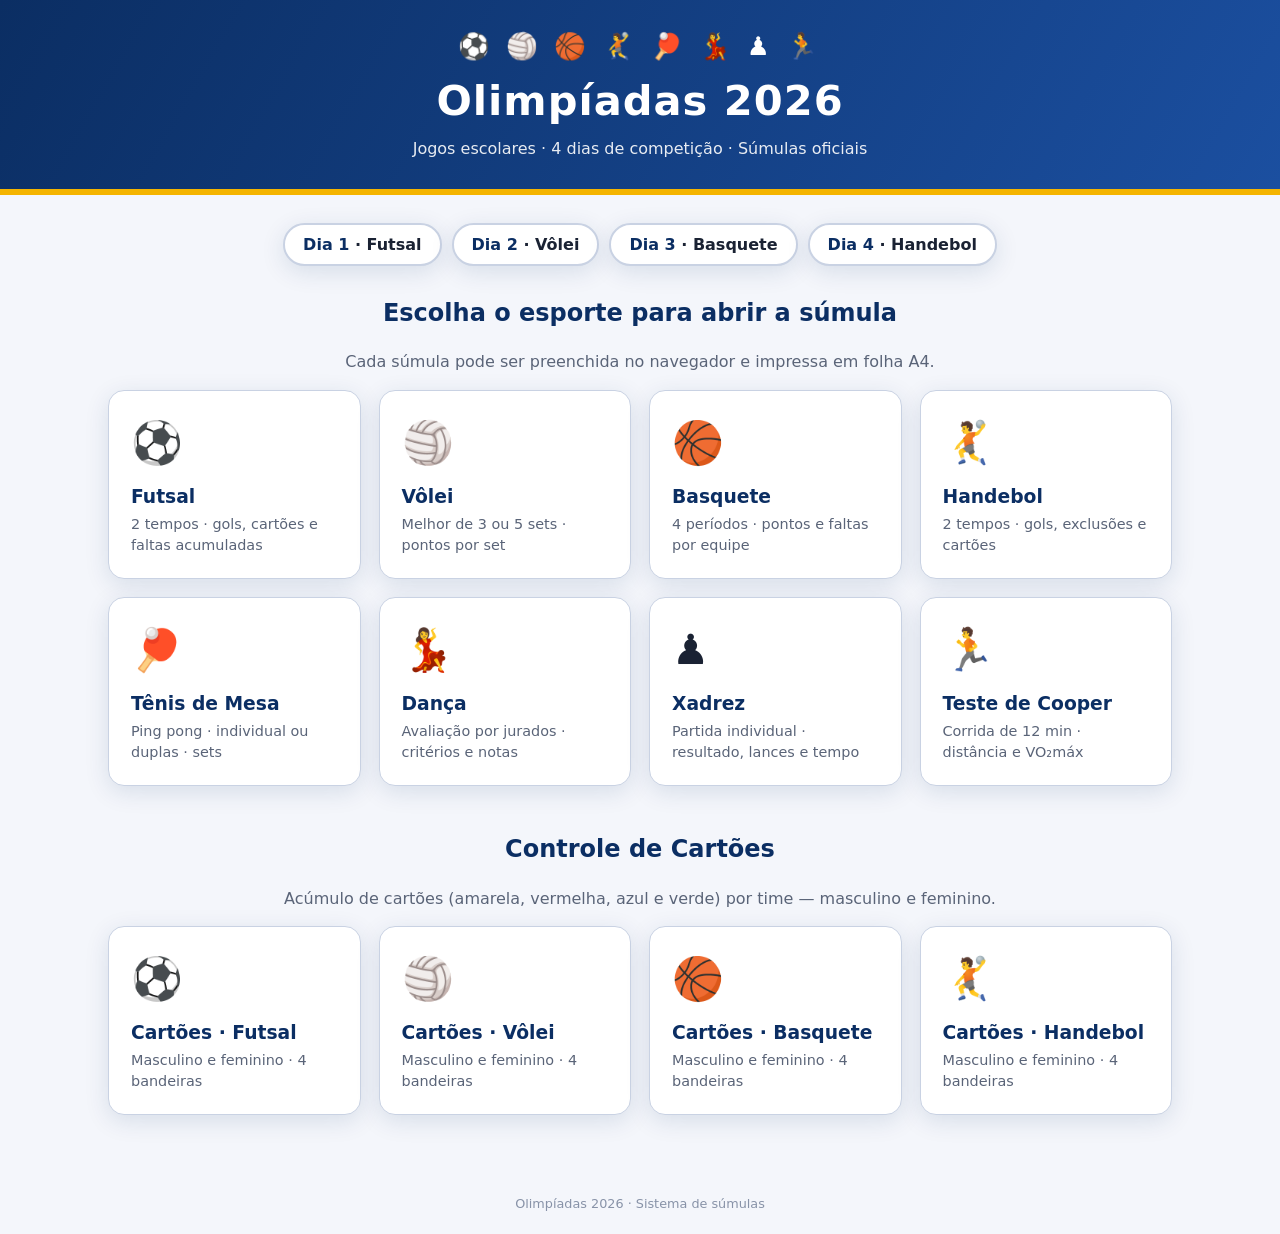
<file: index.html>
<!DOCTYPE html>
<html lang="pt-BR">
<head>
  <meta charset="UTF-8" />
  <meta name="viewport" content="width=device-width, initial-scale=1.0" />
  <title>Olimpíadas 2026 — Súmulas</title>
  <link rel="stylesheet" href="assets/css/style.css" />
</head>
<body>
  <header class="topbar">
    <div class="aneis">⚽ 🏐 🏀 🤾 🏓 💃 ♟️ 🏃</div>
    <h1>Olimpíadas 2026</h1>
    <p>Jogos escolares · 4 dias de competição · Súmulas oficiais</p>
  </header>

  <main class="container">
    <div class="dias">
      <span class="dia-chip"><b>Dia 1</b> · Futsal</span>
      <span class="dia-chip"><b>Dia 2</b> · Vôlei</span>
      <span class="dia-chip"><b>Dia 3</b> · Basquete</span>
      <span class="dia-chip"><b>Dia 4</b> · Handebol</span>
    </div>

    <h2 style="text-align:center;color:#0b2e63;">Escolha o esporte para abrir a súmula</h2>
    <p style="text-align:center;color:#5a6478;margin-top:0;">
      Cada súmula pode ser preenchida no navegador e impressa em folha A4.
    </p>

    <section class="grid">
      <a class="card" href="sumulas/futsal.html">
        <div class="icone">⚽</div>
        <h3>Futsal</h3>
        <p>2 tempos · gols, cartões e faltas acumuladas</p>
      </a>
      <a class="card" href="sumulas/volei.html">
        <div class="icone">🏐</div>
        <h3>Vôlei</h3>
        <p>Melhor de 3 ou 5 sets · pontos por set</p>
      </a>
      <a class="card" href="sumulas/basquete.html">
        <div class="icone">🏀</div>
        <h3>Basquete</h3>
        <p>4 períodos · pontos e faltas por equipe</p>
      </a>
      <a class="card" href="sumulas/handebol.html">
        <div class="icone">🤾</div>
        <h3>Handebol</h3>
        <p>2 tempos · gols, exclusões e cartões</p>
      </a>
      <a class="card" href="sumulas/tenis-de-mesa.html">
        <div class="icone">🏓</div>
        <h3>Tênis de Mesa</h3>
        <p>Ping pong · individual ou duplas · sets</p>
      </a>
      <a class="card" href="sumulas/danca.html">
        <div class="icone">💃</div>
        <h3>Dança</h3>
        <p>Avaliação por jurados · critérios e notas</p>
      </a>
      <a class="card" href="sumulas/xadrez.html">
        <div class="icone">♟️</div>
        <h3>Xadrez</h3>
        <p>Partida individual · resultado, lances e tempo</p>
      </a>
      <a class="card" href="sumulas/teste-cooper.html">
        <div class="icone">🏃</div>
        <h3>Teste de Cooper</h3>
        <p>Corrida de 12 min · distância e VO₂máx</p>
      </a>
    </section>

    <h2 style="text-align:center;color:#0b2e63;margin-top:46px;">Controle de Cartões</h2>
    <p style="text-align:center;color:#5a6478;margin-top:0;">
      Acúmulo de cartões (amarela, vermelha, azul e verde) por time — masculino e feminino.
    </p>
    <section class="grid">
      <a class="card" href="cartoes/futsal.html">
        <div class="icone">⚽</div>
        <h3>Cartões · Futsal</h3>
        <p>Masculino e feminino · 4 bandeiras</p>
      </a>
      <a class="card" href="cartoes/volei.html">
        <div class="icone">🏐</div>
        <h3>Cartões · Vôlei</h3>
        <p>Masculino e feminino · 4 bandeiras</p>
      </a>
      <a class="card" href="cartoes/basquete.html">
        <div class="icone">🏀</div>
        <h3>Cartões · Basquete</h3>
        <p>Masculino e feminino · 4 bandeiras</p>
      </a>
      <a class="card" href="cartoes/handebol.html">
        <div class="icone">🤾</div>
        <h3>Cartões · Handebol</h3>
        <p>Masculino e feminino · 4 bandeiras</p>
      </a>
    </section>
  </main>

  <footer class="rodape">Olimpíadas 2026 · Sistema de súmulas</footer>
</body>
</html>
</file>
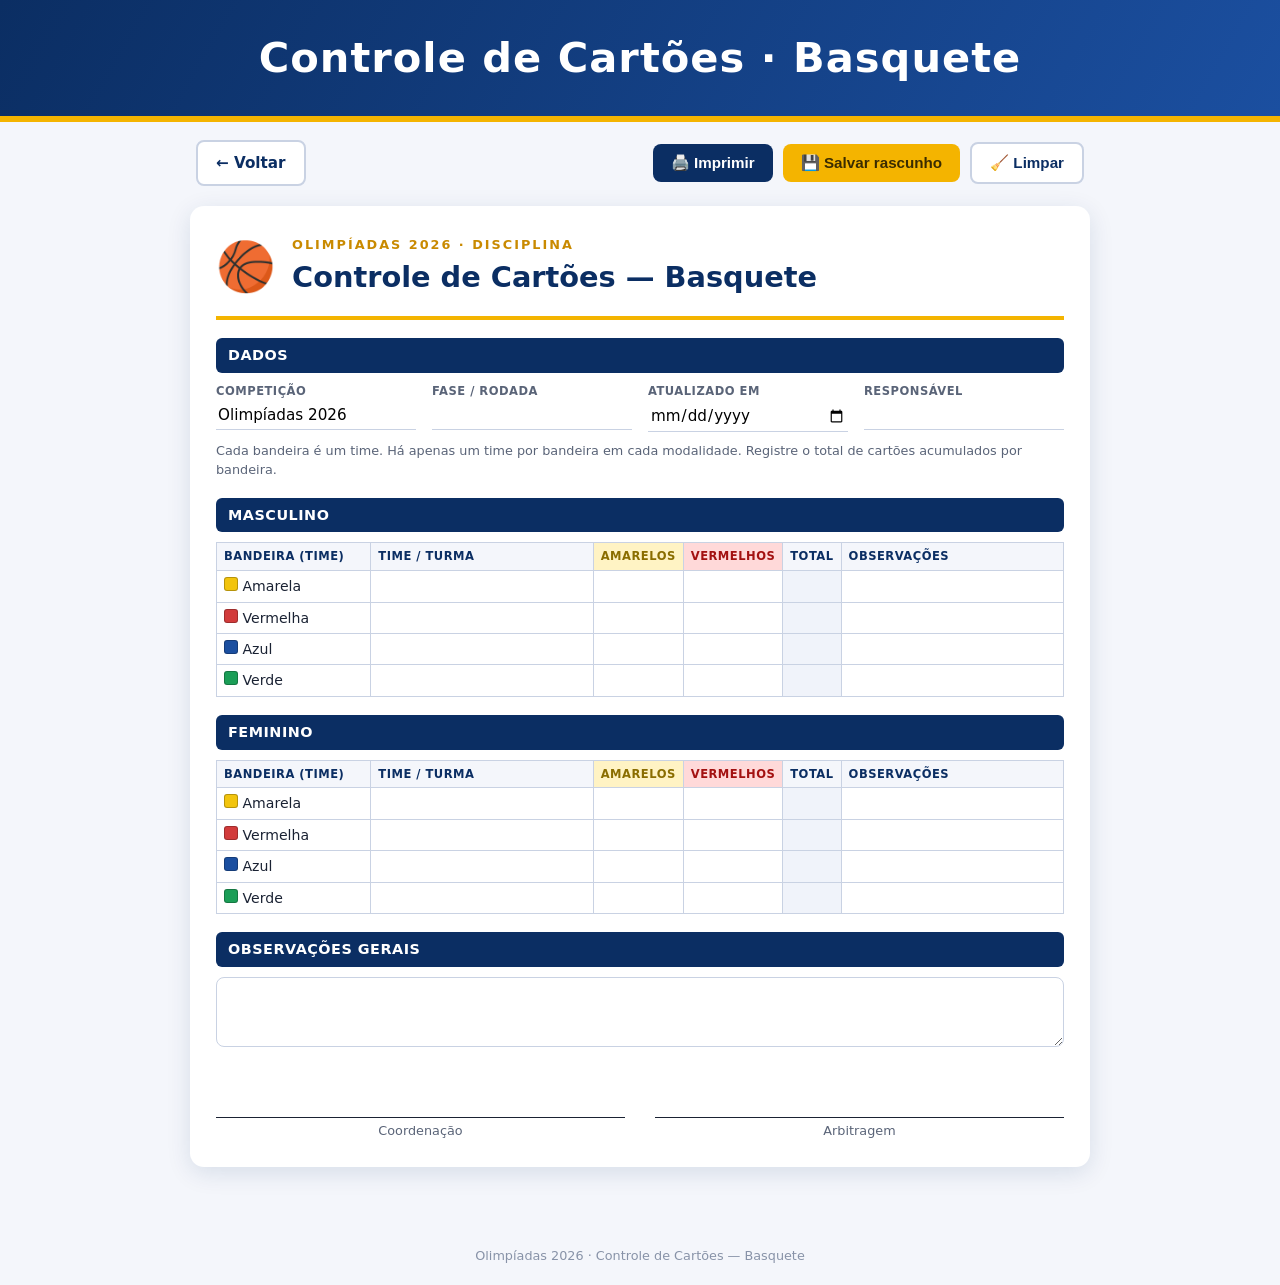
<file: cartoes/basquete.html>
<!DOCTYPE html>
<html lang="pt-BR">
<head>
  <meta charset="UTF-8" />
  <meta name="viewport" content="width=device-width, initial-scale=1.0" />
  <title>Controle de Cartões — Basquete — Olimpíadas 2026</title>
  <link rel="stylesheet" href="../assets/css/style.css" />
</head>
<body data-sumula="cartoes-basquete">
  <header class="topbar no-print"><h1>Controle de Cartões · Basquete</h1></header>

  <div class="acoes no-print">
    <a class="btn btn-claro voltar" href="../index.html">← Voltar</a>
    <button class="btn btn-primario" onclick="imprimirSumula()">🖨️ Imprimir</button>
    <button class="btn btn-ouro" onclick="salvarRascunho()">💾 Salvar rascunho</button>
    <button class="btn btn-claro" onclick="limparSumula()">🧹 Limpar</button>
  </div>

  <main class="sumula">
    <div class="sumula-head">
      <div class="icone">🏀</div>
      <div><div class="evento">Olimpíadas 2026 · Disciplina</div><h2>Controle de Cartões — Basquete</h2></div>
    </div>

    <div class="bloco">
      <div class="bloco-titulo">Dados</div>
      <div class="campos">
        <div class="campo"><label>Competição</label><input type="text" name="competicao" value="Olimpíadas 2026" /></div>
        <div class="campo"><label>Fase / Rodada</label><input type="text" name="fase" /></div>
        <div class="campo"><label>Atualizado em</label><input type="date" name="data" /></div>
        <div class="campo"><label>Responsável</label><input type="text" name="responsavel" /></div>
      </div>
      <p style="font-size:.8rem;color:#5a6478;margin:10px 0 0;">
        Cada bandeira é um time. Há apenas um time por bandeira em cada modalidade.
        Registre o total de cartões acumulados por bandeira.
      </p>
    </div>

    <!-- MASCULINO -->
    <div class="bloco">
      <div class="bloco-titulo">Masculino</div>
      <table class="tab" id="tabMasc">
        <thead>
          <tr>
            <th>Bandeira (Time)</th><th>Time / Turma</th>
            <th class="num f-amarela">Amarelos</th><th class="num f-vermelha">Vermelhos</th>
            <th class="num f-total">Total</th><th>Observações</th>
          </tr>
        </thead>
        <tbody>
          <tr><td><span class="bandeira b-amarela"></span> Amarela</td><td><input></td><td class="num"><input></td><td class="num"><input></td><td class="num f-total"><input></td><td><input></td></tr>
          <tr><td><span class="bandeira b-vermelha"></span> Vermelha</td><td><input></td><td class="num"><input></td><td class="num"><input></td><td class="num f-total"><input></td><td><input></td></tr>
          <tr><td><span class="bandeira b-azul"></span> Azul</td><td><input></td><td class="num"><input></td><td class="num"><input></td><td class="num f-total"><input></td><td><input></td></tr>
          <tr><td><span class="bandeira b-verde"></span> Verde</td><td><input></td><td class="num"><input></td><td class="num"><input></td><td class="num f-total"><input></td><td><input></td></tr>
        </tbody>
      </table>
    </div>

    <!-- FEMININO -->
    <div class="bloco">
      <div class="bloco-titulo">Feminino</div>
      <table class="tab" id="tabFem">
        <thead>
          <tr>
            <th>Bandeira (Time)</th><th>Time / Turma</th>
            <th class="num f-amarela">Amarelos</th><th class="num f-vermelha">Vermelhos</th>
            <th class="num f-total">Total</th><th>Observações</th>
          </tr>
        </thead>
        <tbody>
          <tr><td><span class="bandeira b-amarela"></span> Amarela</td><td><input></td><td class="num"><input></td><td class="num"><input></td><td class="num f-total"><input></td><td><input></td></tr>
          <tr><td><span class="bandeira b-vermelha"></span> Vermelha</td><td><input></td><td class="num"><input></td><td class="num"><input></td><td class="num f-total"><input></td><td><input></td></tr>
          <tr><td><span class="bandeira b-azul"></span> Azul</td><td><input></td><td class="num"><input></td><td class="num"><input></td><td class="num f-total"><input></td><td><input></td></tr>
          <tr><td><span class="bandeira b-verde"></span> Verde</td><td><input></td><td class="num"><input></td><td class="num"><input></td><td class="num f-total"><input></td><td><input></td></tr>
        </tbody>
      </table>
    </div>

    <div class="bloco">
      <div class="bloco-titulo">Observações gerais</div>
      <textarea class="obs" name="obs"></textarea>
    </div>

    <div class="assinaturas">
      <div class="assinatura"><div class="linha">Coordenação</div></div>
      <div class="assinatura"><div class="linha">Arbitragem</div></div>
    </div>
  </main>

  <footer class="rodape no-print">Olimpíadas 2026 · Controle de Cartões — Basquete</footer>
  <script src="../assets/js/sumula.js"></script>
</body>
</html>
</file>
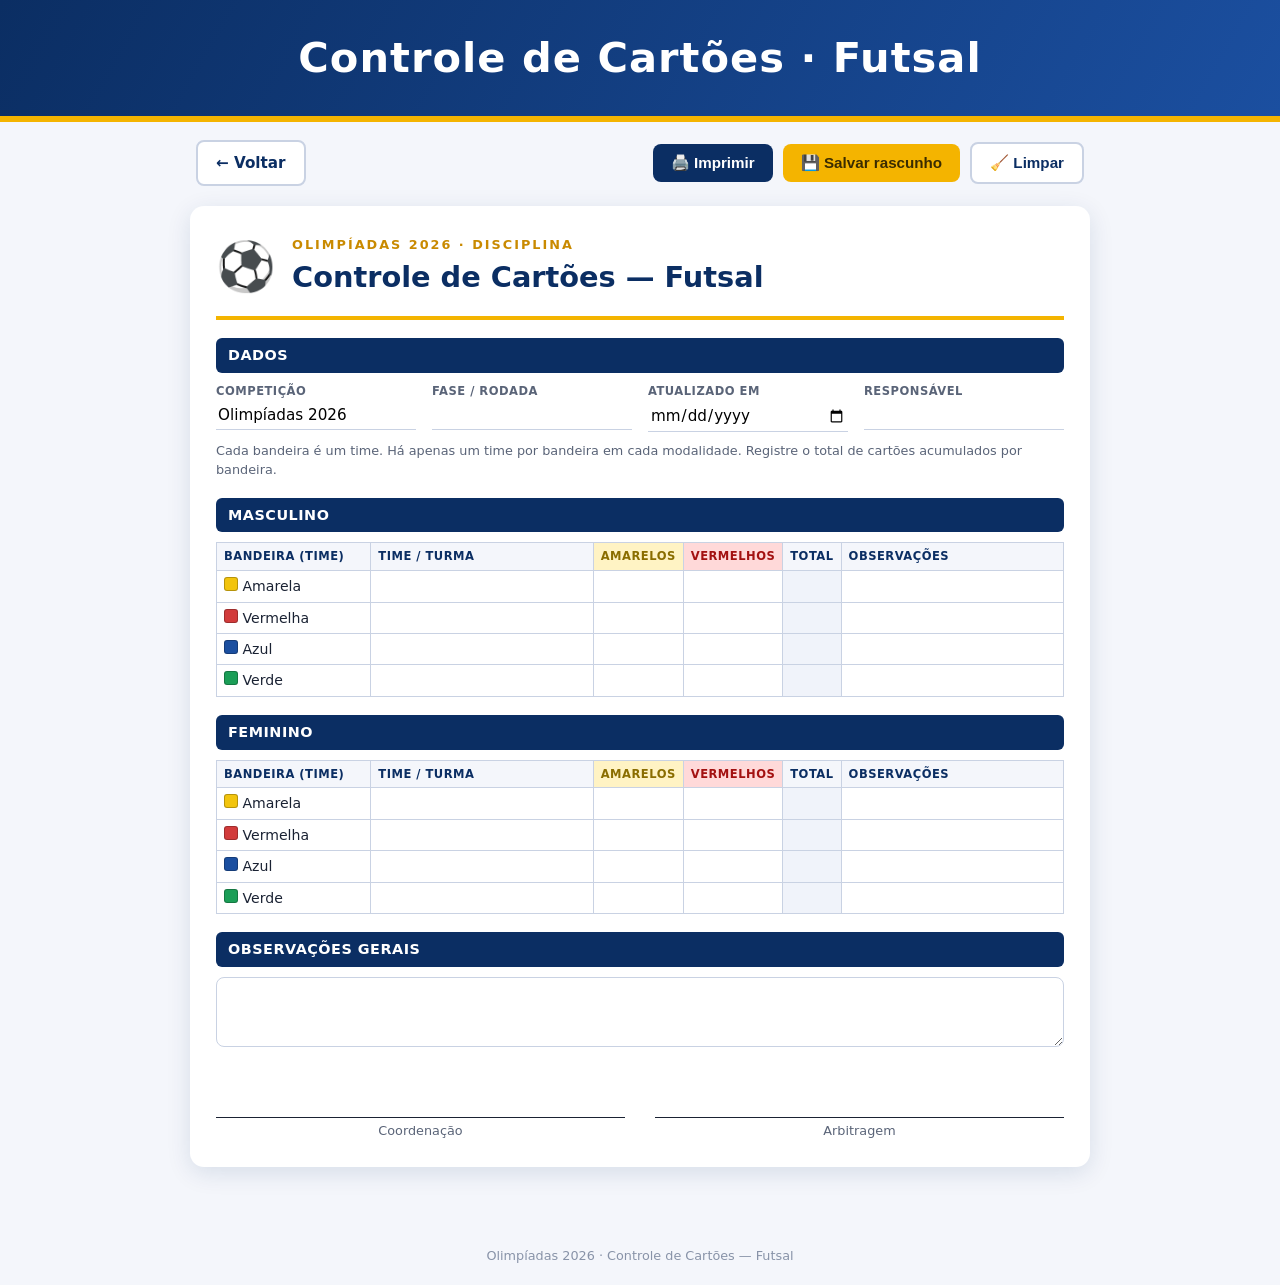
<file: cartoes/futsal.html>
<!DOCTYPE html>
<html lang="pt-BR">
<head>
  <meta charset="UTF-8" />
  <meta name="viewport" content="width=device-width, initial-scale=1.0" />
  <title>Controle de Cartões — Futsal — Olimpíadas 2026</title>
  <link rel="stylesheet" href="../assets/css/style.css" />
</head>
<body data-sumula="cartoes-futsal">
  <header class="topbar no-print"><h1>Controle de Cartões · Futsal</h1></header>

  <div class="acoes no-print">
    <a class="btn btn-claro voltar" href="../index.html">← Voltar</a>
    <button class="btn btn-primario" onclick="imprimirSumula()">🖨️ Imprimir</button>
    <button class="btn btn-ouro" onclick="salvarRascunho()">💾 Salvar rascunho</button>
    <button class="btn btn-claro" onclick="limparSumula()">🧹 Limpar</button>
  </div>

  <main class="sumula">
    <div class="sumula-head">
      <div class="icone">⚽</div>
      <div><div class="evento">Olimpíadas 2026 · Disciplina</div><h2>Controle de Cartões — Futsal</h2></div>
    </div>

    <div class="bloco">
      <div class="bloco-titulo">Dados</div>
      <div class="campos">
        <div class="campo"><label>Competição</label><input type="text" name="competicao" value="Olimpíadas 2026" /></div>
        <div class="campo"><label>Fase / Rodada</label><input type="text" name="fase" /></div>
        <div class="campo"><label>Atualizado em</label><input type="date" name="data" /></div>
        <div class="campo"><label>Responsável</label><input type="text" name="responsavel" /></div>
      </div>
      <p style="font-size:.8rem;color:#5a6478;margin:10px 0 0;">
        Cada bandeira é um time. Há apenas um time por bandeira em cada modalidade.
        Registre o total de cartões acumulados por bandeira.
      </p>
    </div>

    <!-- MASCULINO -->
    <div class="bloco">
      <div class="bloco-titulo">Masculino</div>
      <table class="tab" id="tabMasc">
        <thead>
          <tr>
            <th>Bandeira (Time)</th><th>Time / Turma</th>
            <th class="num f-amarela">Amarelos</th><th class="num f-vermelha">Vermelhos</th>
            <th class="num f-total">Total</th><th>Observações</th>
          </tr>
        </thead>
        <tbody>
          <tr><td><span class="bandeira b-amarela"></span> Amarela</td><td><input></td><td class="num"><input></td><td class="num"><input></td><td class="num f-total"><input></td><td><input></td></tr>
          <tr><td><span class="bandeira b-vermelha"></span> Vermelha</td><td><input></td><td class="num"><input></td><td class="num"><input></td><td class="num f-total"><input></td><td><input></td></tr>
          <tr><td><span class="bandeira b-azul"></span> Azul</td><td><input></td><td class="num"><input></td><td class="num"><input></td><td class="num f-total"><input></td><td><input></td></tr>
          <tr><td><span class="bandeira b-verde"></span> Verde</td><td><input></td><td class="num"><input></td><td class="num"><input></td><td class="num f-total"><input></td><td><input></td></tr>
        </tbody>
      </table>
    </div>

    <!-- FEMININO -->
    <div class="bloco">
      <div class="bloco-titulo">Feminino</div>
      <table class="tab" id="tabFem">
        <thead>
          <tr>
            <th>Bandeira (Time)</th><th>Time / Turma</th>
            <th class="num f-amarela">Amarelos</th><th class="num f-vermelha">Vermelhos</th>
            <th class="num f-total">Total</th><th>Observações</th>
          </tr>
        </thead>
        <tbody>
          <tr><td><span class="bandeira b-amarela"></span> Amarela</td><td><input></td><td class="num"><input></td><td class="num"><input></td><td class="num f-total"><input></td><td><input></td></tr>
          <tr><td><span class="bandeira b-vermelha"></span> Vermelha</td><td><input></td><td class="num"><input></td><td class="num"><input></td><td class="num f-total"><input></td><td><input></td></tr>
          <tr><td><span class="bandeira b-azul"></span> Azul</td><td><input></td><td class="num"><input></td><td class="num"><input></td><td class="num f-total"><input></td><td><input></td></tr>
          <tr><td><span class="bandeira b-verde"></span> Verde</td><td><input></td><td class="num"><input></td><td class="num"><input></td><td class="num f-total"><input></td><td><input></td></tr>
        </tbody>
      </table>
    </div>

    <div class="bloco">
      <div class="bloco-titulo">Observações gerais</div>
      <textarea class="obs" name="obs"></textarea>
    </div>

    <div class="assinaturas">
      <div class="assinatura"><div class="linha">Coordenação</div></div>
      <div class="assinatura"><div class="linha">Arbitragem</div></div>
    </div>
  </main>

  <footer class="rodape no-print">Olimpíadas 2026 · Controle de Cartões — Futsal</footer>
  <script src="../assets/js/sumula.js"></script>
</body>
</html>
</file>
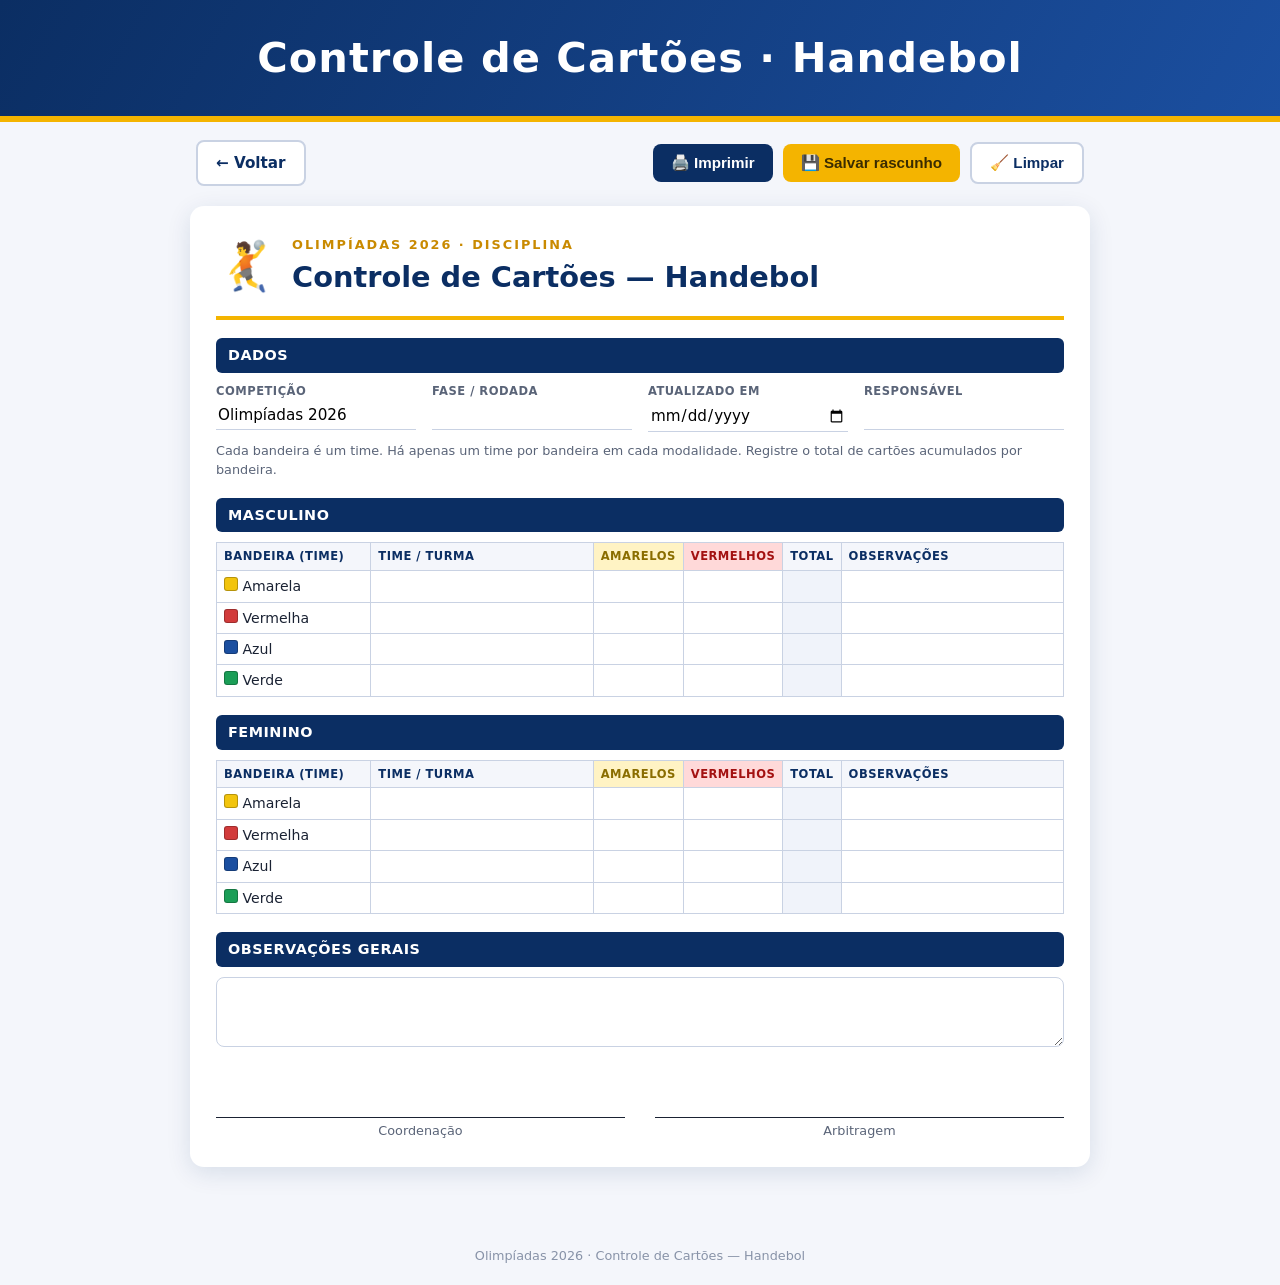
<file: cartoes/handebol.html>
<!DOCTYPE html>
<html lang="pt-BR">
<head>
  <meta charset="UTF-8" />
  <meta name="viewport" content="width=device-width, initial-scale=1.0" />
  <title>Controle de Cartões — Handebol — Olimpíadas 2026</title>
  <link rel="stylesheet" href="../assets/css/style.css" />
</head>
<body data-sumula="cartoes-handebol">
  <header class="topbar no-print"><h1>Controle de Cartões · Handebol</h1></header>

  <div class="acoes no-print">
    <a class="btn btn-claro voltar" href="../index.html">← Voltar</a>
    <button class="btn btn-primario" onclick="imprimirSumula()">🖨️ Imprimir</button>
    <button class="btn btn-ouro" onclick="salvarRascunho()">💾 Salvar rascunho</button>
    <button class="btn btn-claro" onclick="limparSumula()">🧹 Limpar</button>
  </div>

  <main class="sumula">
    <div class="sumula-head">
      <div class="icone">🤾</div>
      <div><div class="evento">Olimpíadas 2026 · Disciplina</div><h2>Controle de Cartões — Handebol</h2></div>
    </div>

    <div class="bloco">
      <div class="bloco-titulo">Dados</div>
      <div class="campos">
        <div class="campo"><label>Competição</label><input type="text" name="competicao" value="Olimpíadas 2026" /></div>
        <div class="campo"><label>Fase / Rodada</label><input type="text" name="fase" /></div>
        <div class="campo"><label>Atualizado em</label><input type="date" name="data" /></div>
        <div class="campo"><label>Responsável</label><input type="text" name="responsavel" /></div>
      </div>
      <p style="font-size:.8rem;color:#5a6478;margin:10px 0 0;">
        Cada bandeira é um time. Há apenas um time por bandeira em cada modalidade.
        Registre o total de cartões acumulados por bandeira.
      </p>
    </div>

    <!-- MASCULINO -->
    <div class="bloco">
      <div class="bloco-titulo">Masculino</div>
      <table class="tab" id="tabMasc">
        <thead>
          <tr>
            <th>Bandeira (Time)</th><th>Time / Turma</th>
            <th class="num f-amarela">Amarelos</th><th class="num f-vermelha">Vermelhos</th>
            <th class="num f-total">Total</th><th>Observações</th>
          </tr>
        </thead>
        <tbody>
          <tr><td><span class="bandeira b-amarela"></span> Amarela</td><td><input></td><td class="num"><input></td><td class="num"><input></td><td class="num f-total"><input></td><td><input></td></tr>
          <tr><td><span class="bandeira b-vermelha"></span> Vermelha</td><td><input></td><td class="num"><input></td><td class="num"><input></td><td class="num f-total"><input></td><td><input></td></tr>
          <tr><td><span class="bandeira b-azul"></span> Azul</td><td><input></td><td class="num"><input></td><td class="num"><input></td><td class="num f-total"><input></td><td><input></td></tr>
          <tr><td><span class="bandeira b-verde"></span> Verde</td><td><input></td><td class="num"><input></td><td class="num"><input></td><td class="num f-total"><input></td><td><input></td></tr>
        </tbody>
      </table>
    </div>

    <!-- FEMININO -->
    <div class="bloco">
      <div class="bloco-titulo">Feminino</div>
      <table class="tab" id="tabFem">
        <thead>
          <tr>
            <th>Bandeira (Time)</th><th>Time / Turma</th>
            <th class="num f-amarela">Amarelos</th><th class="num f-vermelha">Vermelhos</th>
            <th class="num f-total">Total</th><th>Observações</th>
          </tr>
        </thead>
        <tbody>
          <tr><td><span class="bandeira b-amarela"></span> Amarela</td><td><input></td><td class="num"><input></td><td class="num"><input></td><td class="num f-total"><input></td><td><input></td></tr>
          <tr><td><span class="bandeira b-vermelha"></span> Vermelha</td><td><input></td><td class="num"><input></td><td class="num"><input></td><td class="num f-total"><input></td><td><input></td></tr>
          <tr><td><span class="bandeira b-azul"></span> Azul</td><td><input></td><td class="num"><input></td><td class="num"><input></td><td class="num f-total"><input></td><td><input></td></tr>
          <tr><td><span class="bandeira b-verde"></span> Verde</td><td><input></td><td class="num"><input></td><td class="num"><input></td><td class="num f-total"><input></td><td><input></td></tr>
        </tbody>
      </table>
    </div>

    <div class="bloco">
      <div class="bloco-titulo">Observações gerais</div>
      <textarea class="obs" name="obs"></textarea>
    </div>

    <div class="assinaturas">
      <div class="assinatura"><div class="linha">Coordenação</div></div>
      <div class="assinatura"><div class="linha">Arbitragem</div></div>
    </div>
  </main>

  <footer class="rodape no-print">Olimpíadas 2026 · Controle de Cartões — Handebol</footer>
  <script src="../assets/js/sumula.js"></script>
</body>
</html>
</file>
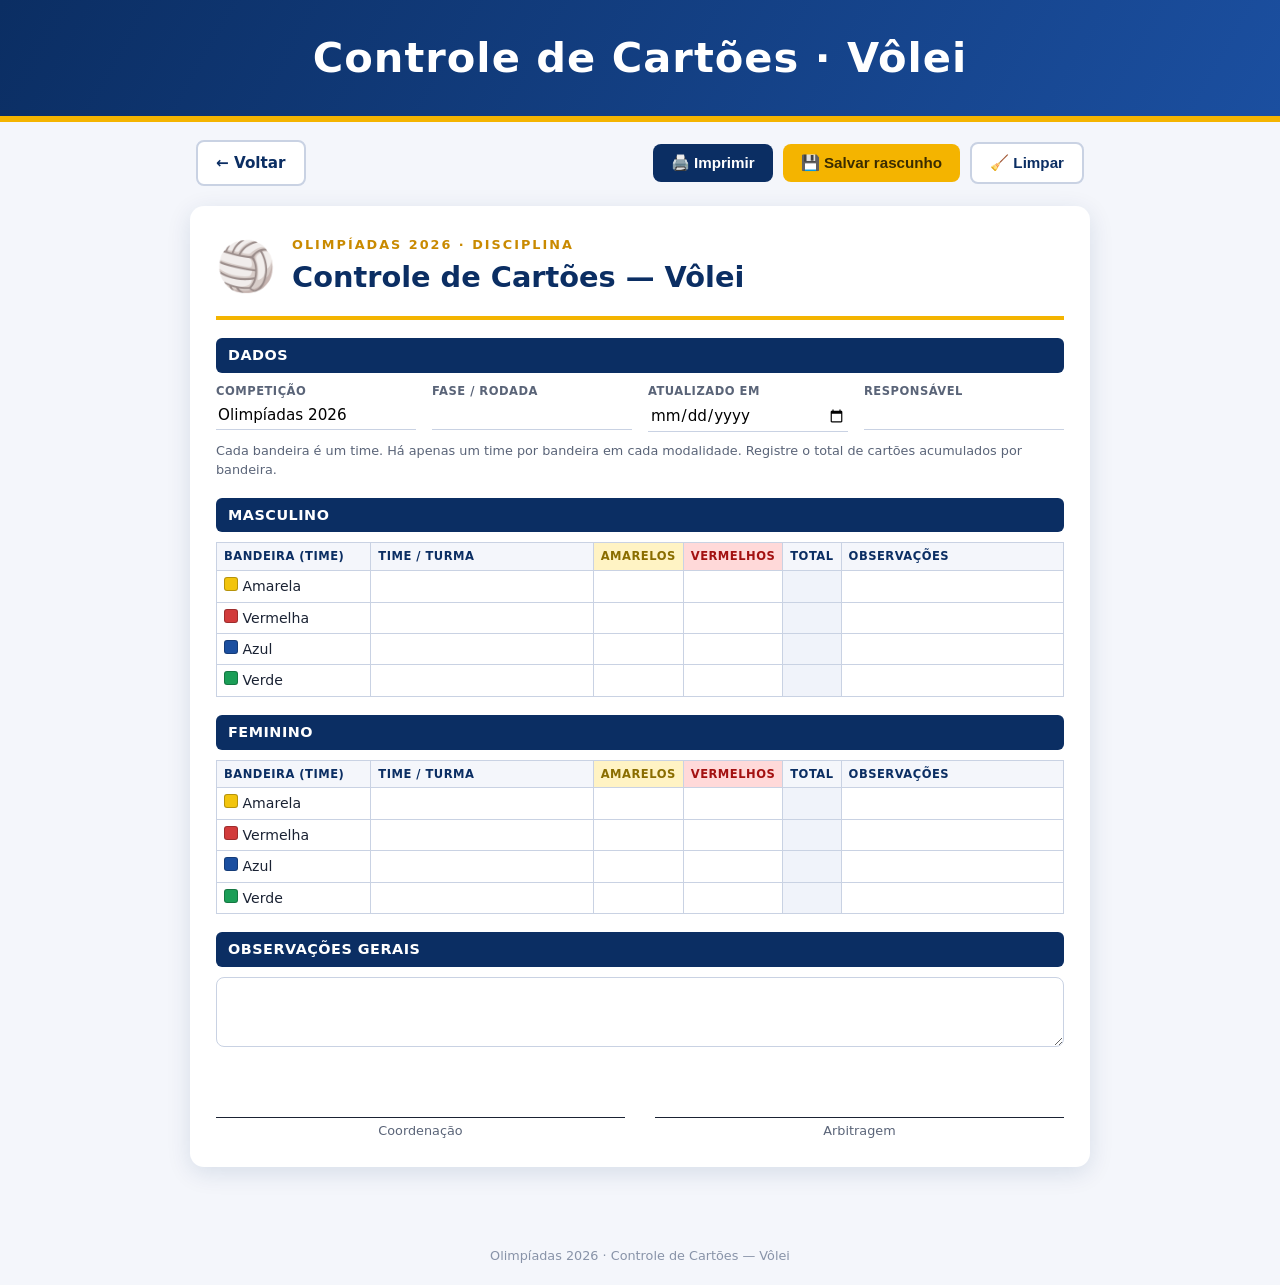
<file: cartoes/volei.html>
<!DOCTYPE html>
<html lang="pt-BR">
<head>
  <meta charset="UTF-8" />
  <meta name="viewport" content="width=device-width, initial-scale=1.0" />
  <title>Controle de Cartões — Vôlei — Olimpíadas 2026</title>
  <link rel="stylesheet" href="../assets/css/style.css" />
</head>
<body data-sumula="cartoes-volei">
  <header class="topbar no-print"><h1>Controle de Cartões · Vôlei</h1></header>

  <div class="acoes no-print">
    <a class="btn btn-claro voltar" href="../index.html">← Voltar</a>
    <button class="btn btn-primario" onclick="imprimirSumula()">🖨️ Imprimir</button>
    <button class="btn btn-ouro" onclick="salvarRascunho()">💾 Salvar rascunho</button>
    <button class="btn btn-claro" onclick="limparSumula()">🧹 Limpar</button>
  </div>

  <main class="sumula">
    <div class="sumula-head">
      <div class="icone">🏐</div>
      <div><div class="evento">Olimpíadas 2026 · Disciplina</div><h2>Controle de Cartões — Vôlei</h2></div>
    </div>

    <div class="bloco">
      <div class="bloco-titulo">Dados</div>
      <div class="campos">
        <div class="campo"><label>Competição</label><input type="text" name="competicao" value="Olimpíadas 2026" /></div>
        <div class="campo"><label>Fase / Rodada</label><input type="text" name="fase" /></div>
        <div class="campo"><label>Atualizado em</label><input type="date" name="data" /></div>
        <div class="campo"><label>Responsável</label><input type="text" name="responsavel" /></div>
      </div>
      <p style="font-size:.8rem;color:#5a6478;margin:10px 0 0;">
        Cada bandeira é um time. Há apenas um time por bandeira em cada modalidade.
        Registre o total de cartões acumulados por bandeira.
      </p>
    </div>

    <!-- MASCULINO -->
    <div class="bloco">
      <div class="bloco-titulo">Masculino</div>
      <table class="tab" id="tabMasc">
        <thead>
          <tr>
            <th>Bandeira (Time)</th><th>Time / Turma</th>
            <th class="num f-amarela">Amarelos</th><th class="num f-vermelha">Vermelhos</th>
            <th class="num f-total">Total</th><th>Observações</th>
          </tr>
        </thead>
        <tbody>
          <tr><td><span class="bandeira b-amarela"></span> Amarela</td><td><input></td><td class="num"><input></td><td class="num"><input></td><td class="num f-total"><input></td><td><input></td></tr>
          <tr><td><span class="bandeira b-vermelha"></span> Vermelha</td><td><input></td><td class="num"><input></td><td class="num"><input></td><td class="num f-total"><input></td><td><input></td></tr>
          <tr><td><span class="bandeira b-azul"></span> Azul</td><td><input></td><td class="num"><input></td><td class="num"><input></td><td class="num f-total"><input></td><td><input></td></tr>
          <tr><td><span class="bandeira b-verde"></span> Verde</td><td><input></td><td class="num"><input></td><td class="num"><input></td><td class="num f-total"><input></td><td><input></td></tr>
        </tbody>
      </table>
    </div>

    <!-- FEMININO -->
    <div class="bloco">
      <div class="bloco-titulo">Feminino</div>
      <table class="tab" id="tabFem">
        <thead>
          <tr>
            <th>Bandeira (Time)</th><th>Time / Turma</th>
            <th class="num f-amarela">Amarelos</th><th class="num f-vermelha">Vermelhos</th>
            <th class="num f-total">Total</th><th>Observações</th>
          </tr>
        </thead>
        <tbody>
          <tr><td><span class="bandeira b-amarela"></span> Amarela</td><td><input></td><td class="num"><input></td><td class="num"><input></td><td class="num f-total"><input></td><td><input></td></tr>
          <tr><td><span class="bandeira b-vermelha"></span> Vermelha</td><td><input></td><td class="num"><input></td><td class="num"><input></td><td class="num f-total"><input></td><td><input></td></tr>
          <tr><td><span class="bandeira b-azul"></span> Azul</td><td><input></td><td class="num"><input></td><td class="num"><input></td><td class="num f-total"><input></td><td><input></td></tr>
          <tr><td><span class="bandeira b-verde"></span> Verde</td><td><input></td><td class="num"><input></td><td class="num"><input></td><td class="num f-total"><input></td><td><input></td></tr>
        </tbody>
      </table>
    </div>

    <div class="bloco">
      <div class="bloco-titulo">Observações gerais</div>
      <textarea class="obs" name="obs"></textarea>
    </div>

    <div class="assinaturas">
      <div class="assinatura"><div class="linha">Coordenação</div></div>
      <div class="assinatura"><div class="linha">Arbitragem</div></div>
    </div>
  </main>

  <footer class="rodape no-print">Olimpíadas 2026 · Controle de Cartões — Vôlei</footer>
  <script src="../assets/js/sumula.js"></script>
</body>
</html>
</file>
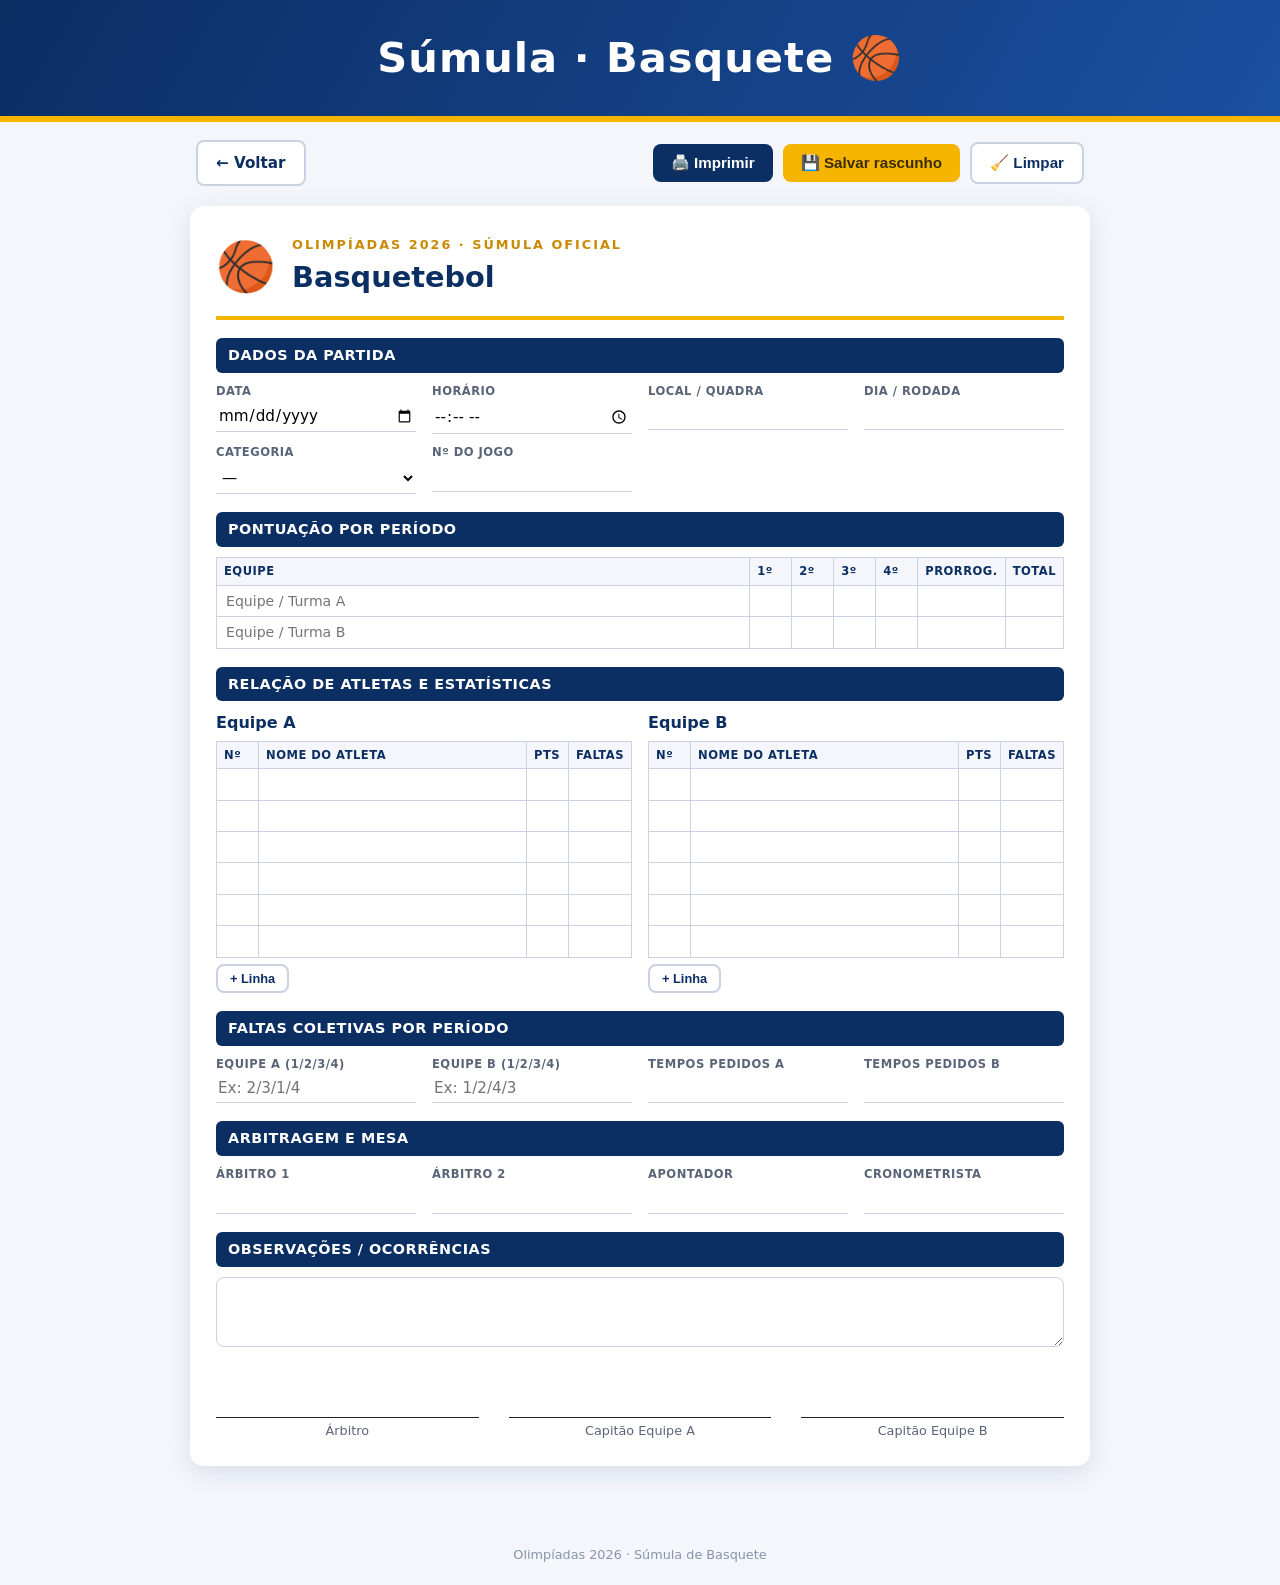
<file: sumulas/basquete.html>
<!DOCTYPE html>
<html lang="pt-BR">
<head>
  <meta charset="UTF-8" />
  <meta name="viewport" content="width=device-width, initial-scale=1.0" />
  <title>Súmula de Basquete — Olimpíadas 2026</title>
  <link rel="stylesheet" href="../assets/css/style.css" />
</head>
<body data-sumula="basquete">
  <header class="topbar no-print"><h1>Súmula · Basquete 🏀</h1></header>

  <div class="acoes no-print">
    <a class="btn btn-claro voltar" href="../index.html">← Voltar</a>
    <button class="btn btn-primario" onclick="imprimirSumula()">🖨️ Imprimir</button>
    <button class="btn btn-ouro" onclick="salvarRascunho()">💾 Salvar rascunho</button>
    <button class="btn btn-claro" onclick="limparSumula()">🧹 Limpar</button>
  </div>

  <main class="sumula">
    <div class="sumula-head">
      <div class="icone">🏀</div>
      <div><div class="evento">Olimpíadas 2026 · Súmula Oficial</div><h2>Basquetebol</h2></div>
    </div>

    <div class="bloco">
      <div class="bloco-titulo">Dados da partida</div>
      <div class="campos">
        <div class="campo"><label>Data</label><input type="date" name="data" /></div>
        <div class="campo"><label>Horário</label><input type="time" name="hora" /></div>
        <div class="campo"><label>Local / Quadra</label><input type="text" name="local" /></div>
        <div class="campo"><label>Dia / Rodada</label><input type="text" name="rodada" /></div>
        <div class="campo"><label>Categoria</label>
          <select name="categoria"><option value="">—</option><option>Masculino</option><option>Feminino</option><option>Misto</option></select>
        </div>
        <div class="campo"><label>Nº do jogo</label><input type="text" name="numjogo" /></div>
      </div>
    </div>

    <div class="bloco">
      <div class="bloco-titulo">Pontuação por período</div>
      <table class="tab">
        <thead>
          <tr><th>Equipe</th><th class="num">1º</th><th class="num">2º</th><th class="num">3º</th><th class="num">4º</th><th class="num">Prorrog.</th><th class="num">Total</th></tr>
        </thead>
        <tbody>
          <tr><td><input name="timeA" placeholder="Equipe / Turma A"></td><td class="num"><input></td><td class="num"><input></td><td class="num"><input></td><td class="num"><input></td><td class="num"><input></td><td class="num"><input></td></tr>
          <tr><td><input name="timeB" placeholder="Equipe / Turma B"></td><td class="num"><input></td><td class="num"><input></td><td class="num"><input></td><td class="num"><input></td><td class="num"><input></td><td class="num"><input></td></tr>
        </tbody>
      </table>
    </div>

    <div class="bloco">
      <div class="bloco-titulo">Relação de atletas e estatísticas</div>
      <div class="duas-tabelas">
        <div>
          <h4>Equipe A</h4>
          <table class="tab" id="tabA">
            <thead><tr><th class="num">Nº</th><th>Nome do atleta</th><th class="num">Pts</th><th class="num">Faltas</th></tr></thead>
            <tbody>
              <tr><td class="num"><input></td><td><input></td><td class="num"><input></td><td class="num"><input></td></tr>
              <tr><td class="num"><input></td><td><input></td><td class="num"><input></td><td class="num"><input></td></tr>
              <tr><td class="num"><input></td><td><input></td><td class="num"><input></td><td class="num"><input></td></tr>
              <tr><td class="num"><input></td><td><input></td><td class="num"><input></td><td class="num"><input></td></tr>
              <tr><td class="num"><input></td><td><input></td><td class="num"><input></td><td class="num"><input></td></tr>
              <tr><td class="num"><input></td><td><input></td><td class="num"><input></td><td class="num"><input></td></tr>
            </tbody>
          </table>
          <button class="btn btn-claro no-print" style="margin-top:6px;font-size:.8rem;padding:5px 12px;" onclick="adicionarLinha('tabA')">+ Linha</button>
        </div>
        <div>
          <h4>Equipe B</h4>
          <table class="tab" id="tabB">
            <thead><tr><th class="num">Nº</th><th>Nome do atleta</th><th class="num">Pts</th><th class="num">Faltas</th></tr></thead>
            <tbody>
              <tr><td class="num"><input></td><td><input></td><td class="num"><input></td><td class="num"><input></td></tr>
              <tr><td class="num"><input></td><td><input></td><td class="num"><input></td><td class="num"><input></td></tr>
              <tr><td class="num"><input></td><td><input></td><td class="num"><input></td><td class="num"><input></td></tr>
              <tr><td class="num"><input></td><td><input></td><td class="num"><input></td><td class="num"><input></td></tr>
              <tr><td class="num"><input></td><td><input></td><td class="num"><input></td><td class="num"><input></td></tr>
              <tr><td class="num"><input></td><td><input></td><td class="num"><input></td><td class="num"><input></td></tr>
            </tbody>
          </table>
          <button class="btn btn-claro no-print" style="margin-top:6px;font-size:.8rem;padding:5px 12px;" onclick="adicionarLinha('tabB')">+ Linha</button>
        </div>
      </div>
    </div>

    <div class="bloco">
      <div class="bloco-titulo">Faltas coletivas por período</div>
      <div class="campos">
        <div class="campo"><label>Equipe A (1/2/3/4)</label><input type="text" name="fcA" placeholder="Ex: 2/3/1/4" /></div>
        <div class="campo"><label>Equipe B (1/2/3/4)</label><input type="text" name="fcB" placeholder="Ex: 1/2/4/3" /></div>
        <div class="campo"><label>Tempos pedidos A</label><input type="text" name="toA" /></div>
        <div class="campo"><label>Tempos pedidos B</label><input type="text" name="toB" /></div>
      </div>
    </div>

    <div class="bloco">
      <div class="bloco-titulo">Arbitragem e mesa</div>
      <div class="campos">
        <div class="campo"><label>Árbitro 1</label><input type="text" name="arb1" /></div>
        <div class="campo"><label>Árbitro 2</label><input type="text" name="arb2" /></div>
        <div class="campo"><label>Apontador</label><input type="text" name="mesa" /></div>
        <div class="campo"><label>Cronometrista</label><input type="text" name="crono" /></div>
      </div>
    </div>

    <div class="bloco">
      <div class="bloco-titulo">Observações / ocorrências</div>
      <textarea class="obs" name="obs"></textarea>
    </div>

    <div class="assinaturas">
      <div class="assinatura"><div class="linha">Árbitro</div></div>
      <div class="assinatura"><div class="linha">Capitão Equipe A</div></div>
      <div class="assinatura"><div class="linha">Capitão Equipe B</div></div>
    </div>
  </main>

  <footer class="rodape no-print">Olimpíadas 2026 · Súmula de Basquete</footer>
  <script src="../assets/js/sumula.js"></script>
</body>
</html>
</file>
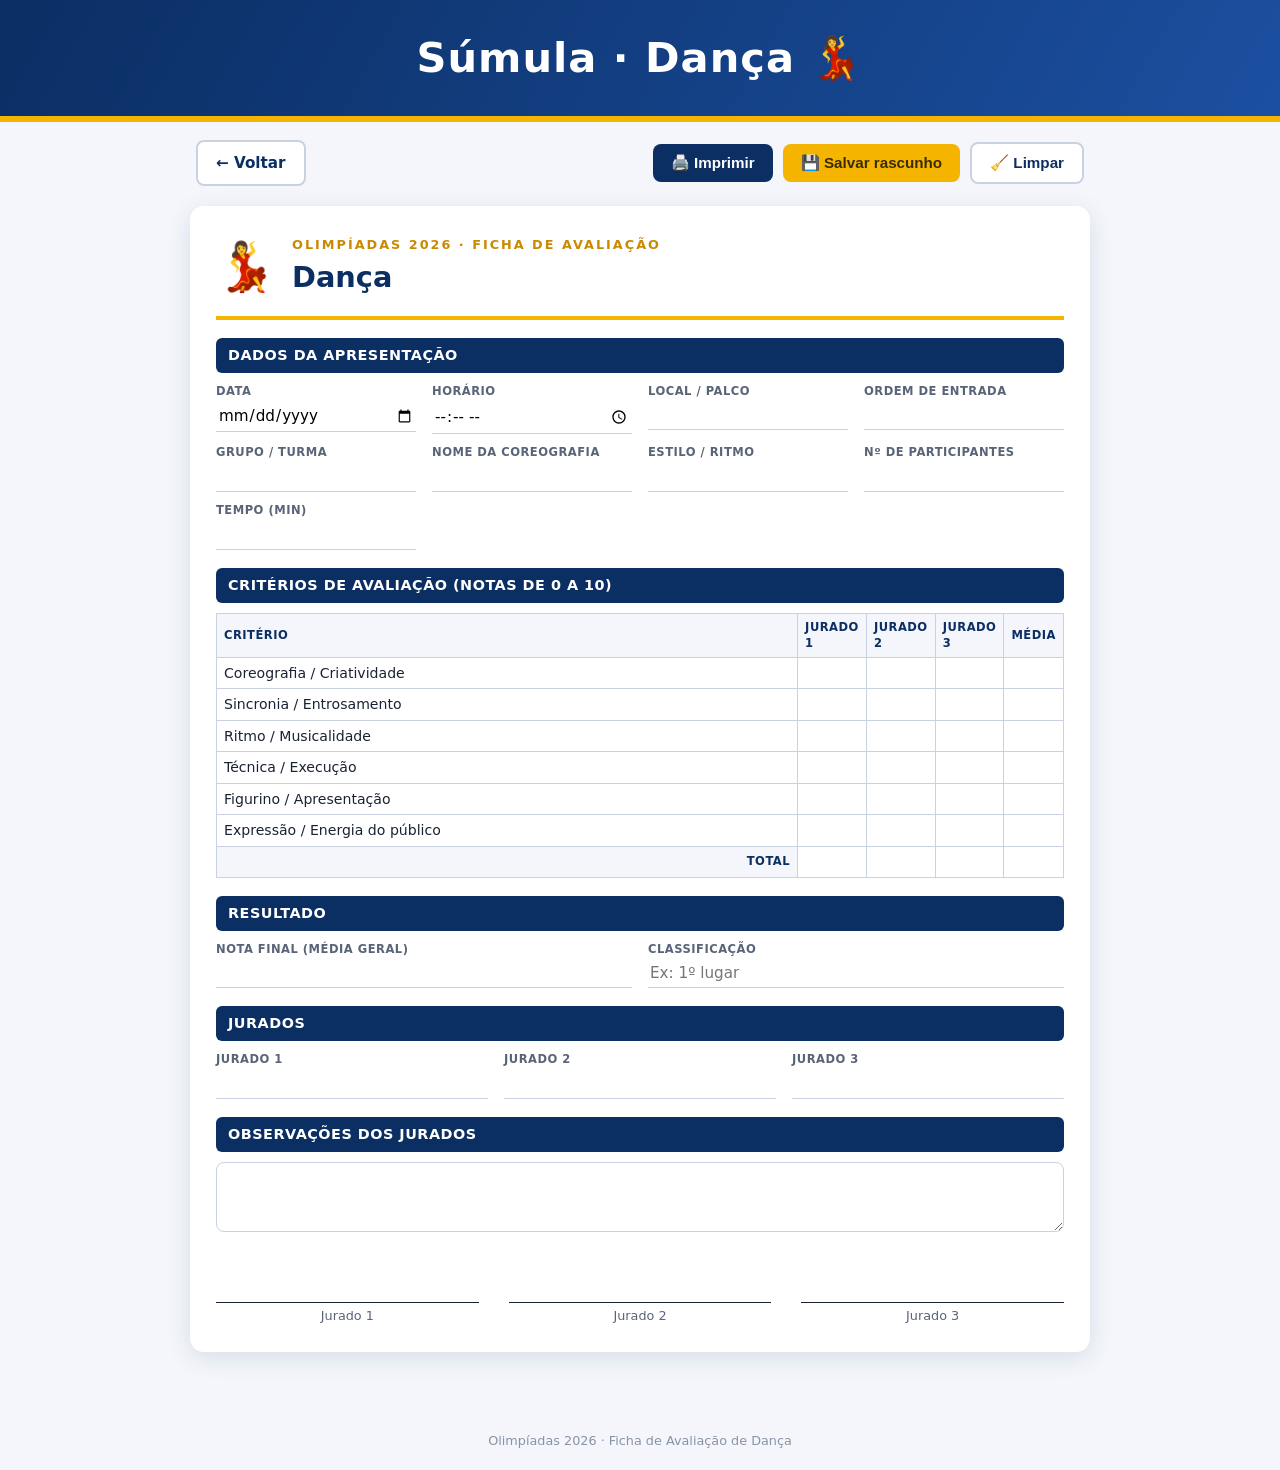
<file: sumulas/danca.html>
<!DOCTYPE html>
<html lang="pt-BR">
<head>
  <meta charset="UTF-8" />
  <meta name="viewport" content="width=device-width, initial-scale=1.0" />
  <title>Súmula de Dança — Olimpíadas 2026</title>
  <link rel="stylesheet" href="../assets/css/style.css" />
</head>
<body data-sumula="danca">
  <header class="topbar no-print"><h1>Súmula · Dança 💃</h1></header>

  <div class="acoes no-print">
    <a class="btn btn-claro voltar" href="../index.html">← Voltar</a>
    <button class="btn btn-primario" onclick="imprimirSumula()">🖨️ Imprimir</button>
    <button class="btn btn-ouro" onclick="salvarRascunho()">💾 Salvar rascunho</button>
    <button class="btn btn-claro" onclick="limparSumula()">🧹 Limpar</button>
  </div>

  <main class="sumula">
    <div class="sumula-head">
      <div class="icone">💃</div>
      <div><div class="evento">Olimpíadas 2026 · Ficha de Avaliação</div><h2>Dança</h2></div>
    </div>

    <div class="bloco">
      <div class="bloco-titulo">Dados da apresentação</div>
      <div class="campos">
        <div class="campo"><label>Data</label><input type="date" name="data" /></div>
        <div class="campo"><label>Horário</label><input type="time" name="hora" /></div>
        <div class="campo"><label>Local / Palco</label><input type="text" name="local" /></div>
        <div class="campo"><label>Ordem de entrada</label><input type="text" name="ordem" /></div>
        <div class="campo"><label>Grupo / Turma</label><input type="text" name="grupo" /></div>
        <div class="campo"><label>Nome da coreografia</label><input type="text" name="coreografia" /></div>
        <div class="campo"><label>Estilo / Ritmo</label><input type="text" name="estilo" /></div>
        <div class="campo"><label>Nº de participantes</label><input type="text" name="nparticipantes" /></div>
        <div class="campo"><label>Tempo (min)</label><input type="text" name="tempo" /></div>
      </div>
    </div>

    <div class="bloco">
      <div class="bloco-titulo">Critérios de avaliação (notas de 0 a 10)</div>
      <table class="tab">
        <thead>
          <tr><th>Critério</th><th class="num">Jurado 1</th><th class="num">Jurado 2</th><th class="num">Jurado 3</th><th class="num">Média</th></tr>
        </thead>
        <tbody>
          <tr><td>Coreografia / Criatividade</td><td class="num"><input></td><td class="num"><input></td><td class="num"><input></td><td class="num"><input></td></tr>
          <tr><td>Sincronia / Entrosamento</td><td class="num"><input></td><td class="num"><input></td><td class="num"><input></td><td class="num"><input></td></tr>
          <tr><td>Ritmo / Musicalidade</td><td class="num"><input></td><td class="num"><input></td><td class="num"><input></td><td class="num"><input></td></tr>
          <tr><td>Técnica / Execução</td><td class="num"><input></td><td class="num"><input></td><td class="num"><input></td><td class="num"><input></td></tr>
          <tr><td>Figurino / Apresentação</td><td class="num"><input></td><td class="num"><input></td><td class="num"><input></td><td class="num"><input></td></tr>
          <tr><td>Expressão / Energia do público</td><td class="num"><input></td><td class="num"><input></td><td class="num"><input></td><td class="num"><input></td></tr>
          <tr><th style="text-align:right;">TOTAL</th><td class="num"><input></td><td class="num"><input></td><td class="num"><input></td><td class="num"><input></td></tr>
        </tbody>
      </table>
    </div>

    <div class="bloco">
      <div class="bloco-titulo">Resultado</div>
      <div class="campos">
        <div class="campo"><label>Nota final (média geral)</label><input type="text" name="notafinal" /></div>
        <div class="campo"><label>Classificação</label><input type="text" name="classificacao" placeholder="Ex: 1º lugar" /></div>
      </div>
    </div>

    <div class="bloco">
      <div class="bloco-titulo">Jurados</div>
      <div class="campos">
        <div class="campo"><label>Jurado 1</label><input type="text" name="jurado1" /></div>
        <div class="campo"><label>Jurado 2</label><input type="text" name="jurado2" /></div>
        <div class="campo"><label>Jurado 3</label><input type="text" name="jurado3" /></div>
      </div>
    </div>

    <div class="bloco">
      <div class="bloco-titulo">Observações dos jurados</div>
      <textarea class="obs" name="obs"></textarea>
    </div>

    <div class="assinaturas">
      <div class="assinatura"><div class="linha">Jurado 1</div></div>
      <div class="assinatura"><div class="linha">Jurado 2</div></div>
      <div class="assinatura"><div class="linha">Jurado 3</div></div>
    </div>
  </main>

  <footer class="rodape no-print">Olimpíadas 2026 · Ficha de Avaliação de Dança</footer>
  <script src="../assets/js/sumula.js"></script>
</body>
</html>
</file>
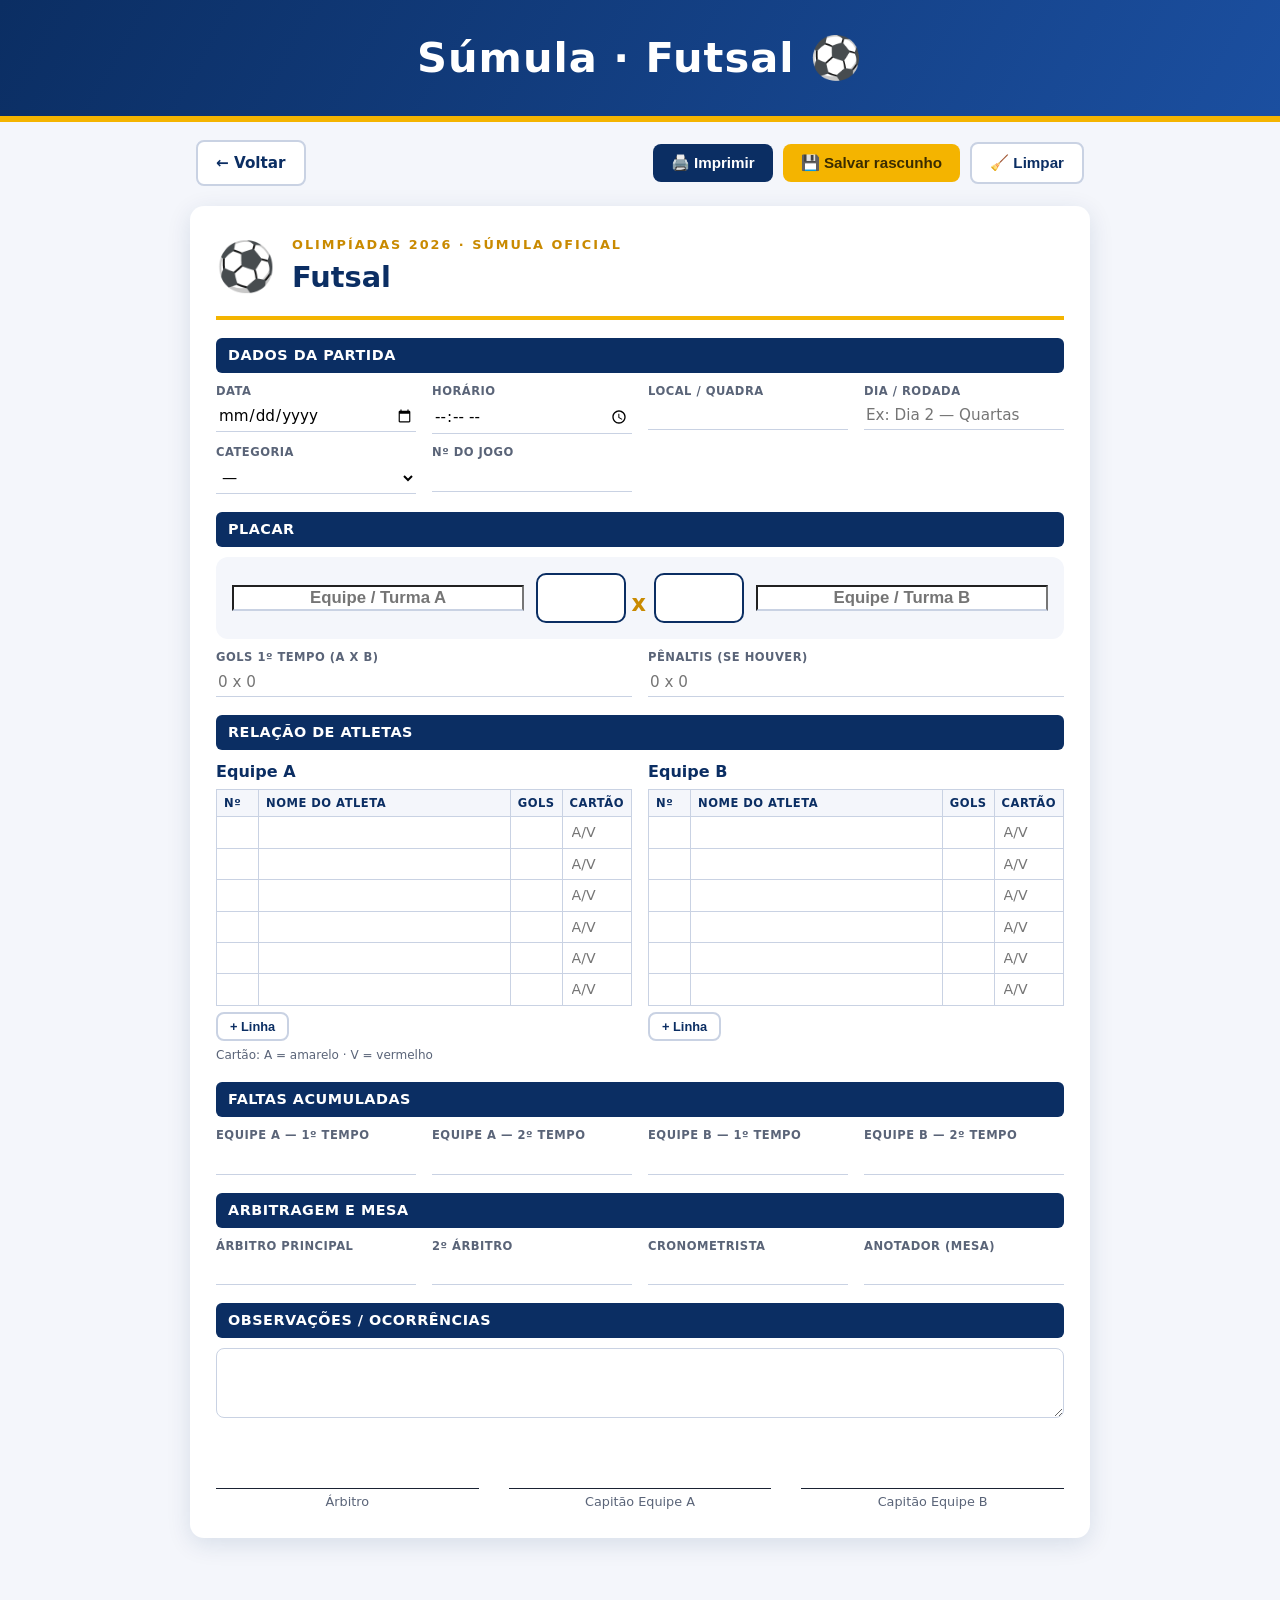
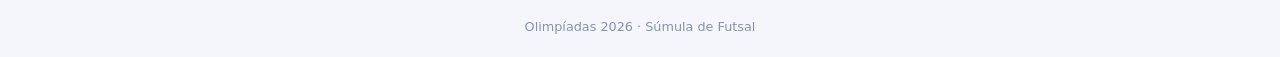
<file: sumulas/futsal.html>
<!DOCTYPE html>
<html lang="pt-BR">
<head>
  <meta charset="UTF-8" />
  <meta name="viewport" content="width=device-width, initial-scale=1.0" />
  <title>Súmula de Futsal — Olimpíadas 2026</title>
  <link rel="stylesheet" href="../assets/css/style.css" />
</head>
<body data-sumula="futsal">
  <header class="topbar no-print">
    <h1>Súmula · Futsal ⚽</h1>
  </header>

  <div class="acoes no-print">
    <a class="btn btn-claro voltar" href="../index.html">← Voltar</a>
    <button class="btn btn-primario" onclick="imprimirSumula()">🖨️ Imprimir</button>
    <button class="btn btn-ouro" onclick="salvarRascunho()">💾 Salvar rascunho</button>
    <button class="btn btn-claro" onclick="limparSumula()">🧹 Limpar</button>
  </div>

  <main class="sumula">
    <div class="sumula-head">
      <div class="icone">⚽</div>
      <div>
        <div class="evento">Olimpíadas 2026 · Súmula Oficial</div>
        <h2>Futsal</h2>
      </div>
    </div>

    <!-- Dados do jogo -->
    <div class="bloco">
      <div class="bloco-titulo">Dados da partida</div>
      <div class="campos">
        <div class="campo"><label>Data</label><input type="date" name="data" /></div>
        <div class="campo"><label>Horário</label><input type="time" name="hora" /></div>
        <div class="campo"><label>Local / Quadra</label><input type="text" name="local" /></div>
        <div class="campo"><label>Dia / Rodada</label><input type="text" name="rodada" placeholder="Ex: Dia 2 — Quartas" /></div>
        <div class="campo"><label>Categoria</label>
          <select name="categoria"><option value="">—</option><option>Masculino</option><option>Feminino</option><option>Misto</option></select>
        </div>
        <div class="campo"><label>Nº do jogo</label><input type="text" name="numjogo" /></div>
      </div>
    </div>

    <!-- Placar -->
    <div class="bloco">
      <div class="bloco-titulo">Placar</div>
      <div class="placar">
        <div class="time"><input class="nome-time" name="timeA" placeholder="Equipe / Turma A" /></div>
        <div>
          <input class="gols" name="golsA" inputmode="numeric" />
          <span class="x"> x </span>
          <input class="gols" name="golsB" inputmode="numeric" />
        </div>
        <div class="time"><input class="nome-time" name="timeB" placeholder="Equipe / Turma B" /></div>
      </div>
      <div class="campos" style="margin-top:10px;">
        <div class="campo"><label>Gols 1º tempo (A x B)</label><input type="text" name="ht" placeholder="0 x 0" /></div>
        <div class="campo"><label>Pênaltis (se houver)</label><input type="text" name="penaltis" placeholder="0 x 0" /></div>
      </div>
    </div>

    <!-- Jogadores -->
    <div class="bloco">
      <div class="bloco-titulo">Relação de atletas</div>
      <div class="duas-tabelas">
        <div>
          <h4>Equipe A</h4>
          <table class="tab" id="tabA">
            <thead><tr><th class="num">Nº</th><th>Nome do atleta</th><th class="num">Gols</th><th class="num">Cartão</th></tr></thead>
            <tbody>
              <tr><td class="num"><input></td><td><input></td><td class="num"><input></td><td class="num"><input placeholder="A/V"></td></tr>
              <tr><td class="num"><input></td><td><input></td><td class="num"><input></td><td class="num"><input placeholder="A/V"></td></tr>
              <tr><td class="num"><input></td><td><input></td><td class="num"><input></td><td class="num"><input placeholder="A/V"></td></tr>
              <tr><td class="num"><input></td><td><input></td><td class="num"><input></td><td class="num"><input placeholder="A/V"></td></tr>
              <tr><td class="num"><input></td><td><input></td><td class="num"><input></td><td class="num"><input placeholder="A/V"></td></tr>
              <tr><td class="num"><input></td><td><input></td><td class="num"><input></td><td class="num"><input placeholder="A/V"></td></tr>
            </tbody>
          </table>
          <button class="btn btn-claro no-print" style="margin-top:6px;font-size:.8rem;padding:5px 12px;" onclick="adicionarLinha('tabA')">+ Linha</button>
        </div>
        <div>
          <h4>Equipe B</h4>
          <table class="tab" id="tabB">
            <thead><tr><th class="num">Nº</th><th>Nome do atleta</th><th class="num">Gols</th><th class="num">Cartão</th></tr></thead>
            <tbody>
              <tr><td class="num"><input></td><td><input></td><td class="num"><input></td><td class="num"><input placeholder="A/V"></td></tr>
              <tr><td class="num"><input></td><td><input></td><td class="num"><input></td><td class="num"><input placeholder="A/V"></td></tr>
              <tr><td class="num"><input></td><td><input></td><td class="num"><input></td><td class="num"><input placeholder="A/V"></td></tr>
              <tr><td class="num"><input></td><td><input></td><td class="num"><input></td><td class="num"><input placeholder="A/V"></td></tr>
              <tr><td class="num"><input></td><td><input></td><td class="num"><input></td><td class="num"><input placeholder="A/V"></td></tr>
              <tr><td class="num"><input></td><td><input></td><td class="num"><input></td><td class="num"><input placeholder="A/V"></td></tr>
            </tbody>
          </table>
          <button class="btn btn-claro no-print" style="margin-top:6px;font-size:.8rem;padding:5px 12px;" onclick="adicionarLinha('tabB')">+ Linha</button>
        </div>
      </div>
      <p style="font-size:.75rem;color:#5a6478;margin:6px 0 0;">Cartão: A = amarelo · V = vermelho</p>
    </div>

    <!-- Faltas acumuladas -->
    <div class="bloco">
      <div class="bloco-titulo">Faltas acumuladas</div>
      <div class="campos">
        <div class="campo"><label>Equipe A — 1º tempo</label><input type="text" name="faltasA1" /></div>
        <div class="campo"><label>Equipe A — 2º tempo</label><input type="text" name="faltasA2" /></div>
        <div class="campo"><label>Equipe B — 1º tempo</label><input type="text" name="faltasB1" /></div>
        <div class="campo"><label>Equipe B — 2º tempo</label><input type="text" name="faltasB2" /></div>
      </div>
    </div>

    <!-- Arbitragem -->
    <div class="bloco">
      <div class="bloco-titulo">Arbitragem e mesa</div>
      <div class="campos">
        <div class="campo"><label>Árbitro principal</label><input type="text" name="arb1" /></div>
        <div class="campo"><label>2º Árbitro</label><input type="text" name="arb2" /></div>
        <div class="campo"><label>Cronometrista</label><input type="text" name="crono" /></div>
        <div class="campo"><label>Anotador (mesa)</label><input type="text" name="mesa" /></div>
      </div>
    </div>

    <!-- Observações -->
    <div class="bloco">
      <div class="bloco-titulo">Observações / ocorrências</div>
      <textarea class="obs" name="obs"></textarea>
    </div>

    <!-- Assinaturas -->
    <div class="assinaturas">
      <div class="assinatura"><div class="linha">Árbitro</div></div>
      <div class="assinatura"><div class="linha">Capitão Equipe A</div></div>
      <div class="assinatura"><div class="linha">Capitão Equipe B</div></div>
    </div>
  </main>

  <footer class="rodape no-print">Olimpíadas 2026 · Súmula de Futsal</footer>
  <script src="../assets/js/sumula.js"></script>
</body>
</html>
</file>
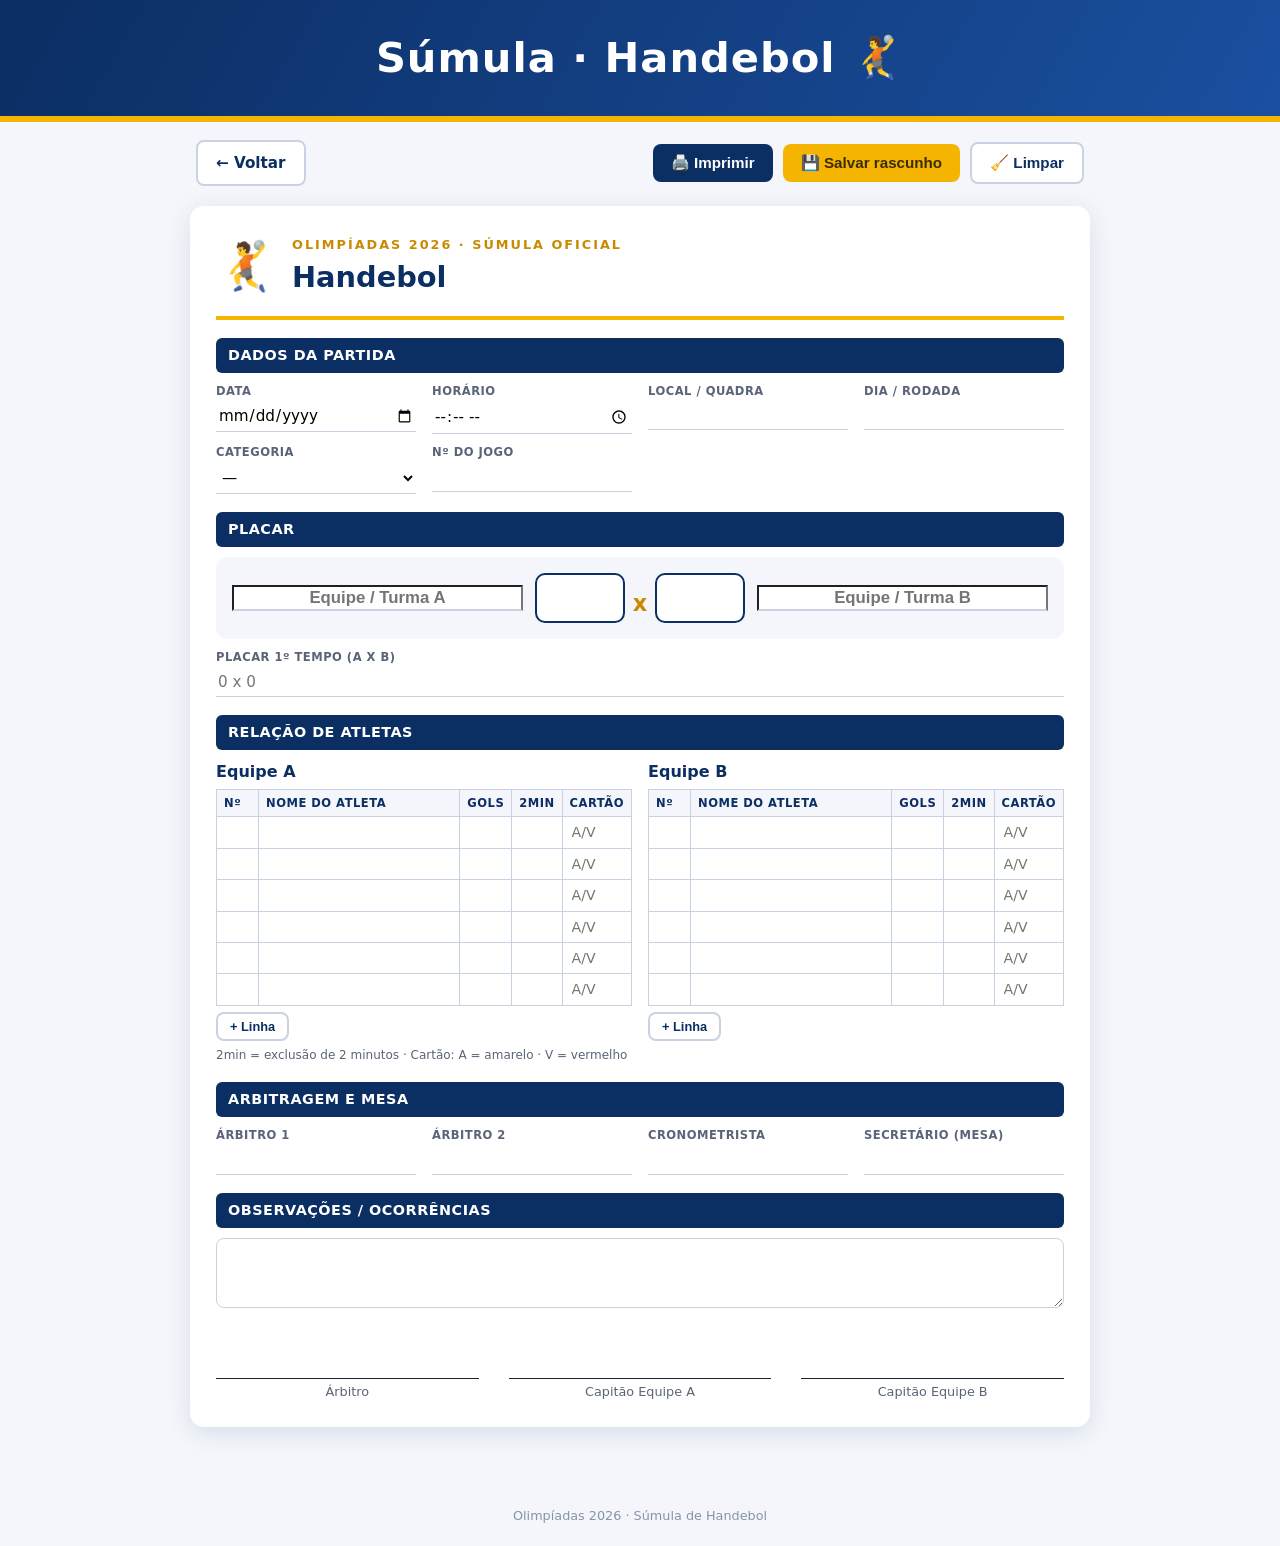
<file: sumulas/handebol.html>
<!DOCTYPE html>
<html lang="pt-BR">
<head>
  <meta charset="UTF-8" />
  <meta name="viewport" content="width=device-width, initial-scale=1.0" />
  <title>Súmula de Handebol — Olimpíadas 2026</title>
  <link rel="stylesheet" href="../assets/css/style.css" />
</head>
<body data-sumula="handebol">
  <header class="topbar no-print"><h1>Súmula · Handebol 🤾</h1></header>

  <div class="acoes no-print">
    <a class="btn btn-claro voltar" href="../index.html">← Voltar</a>
    <button class="btn btn-primario" onclick="imprimirSumula()">🖨️ Imprimir</button>
    <button class="btn btn-ouro" onclick="salvarRascunho()">💾 Salvar rascunho</button>
    <button class="btn btn-claro" onclick="limparSumula()">🧹 Limpar</button>
  </div>

  <main class="sumula">
    <div class="sumula-head">
      <div class="icone">🤾</div>
      <div><div class="evento">Olimpíadas 2026 · Súmula Oficial</div><h2>Handebol</h2></div>
    </div>

    <div class="bloco">
      <div class="bloco-titulo">Dados da partida</div>
      <div class="campos">
        <div class="campo"><label>Data</label><input type="date" name="data" /></div>
        <div class="campo"><label>Horário</label><input type="time" name="hora" /></div>
        <div class="campo"><label>Local / Quadra</label><input type="text" name="local" /></div>
        <div class="campo"><label>Dia / Rodada</label><input type="text" name="rodada" /></div>
        <div class="campo"><label>Categoria</label>
          <select name="categoria"><option value="">—</option><option>Masculino</option><option>Feminino</option><option>Misto</option></select>
        </div>
        <div class="campo"><label>Nº do jogo</label><input type="text" name="numjogo" /></div>
      </div>
    </div>

    <div class="bloco">
      <div class="bloco-titulo">Placar</div>
      <div class="placar">
        <div class="time"><input class="nome-time" name="timeA" placeholder="Equipe / Turma A" /></div>
        <div><input class="gols" name="golsA" inputmode="numeric" /><span class="x"> x </span><input class="gols" name="golsB" inputmode="numeric" /></div>
        <div class="time"><input class="nome-time" name="timeB" placeholder="Equipe / Turma B" /></div>
      </div>
      <div class="campos" style="margin-top:10px;">
        <div class="campo"><label>Placar 1º tempo (A x B)</label><input type="text" name="ht" placeholder="0 x 0" /></div>
      </div>
    </div>

    <div class="bloco">
      <div class="bloco-titulo">Relação de atletas</div>
      <div class="duas-tabelas">
        <div>
          <h4>Equipe A</h4>
          <table class="tab" id="tabA">
            <thead><tr><th class="num">Nº</th><th>Nome do atleta</th><th class="num">Gols</th><th class="num">2min</th><th class="num">Cartão</th></tr></thead>
            <tbody>
              <tr><td class="num"><input></td><td><input></td><td class="num"><input></td><td class="num"><input></td><td class="num"><input placeholder="A/V"></td></tr>
              <tr><td class="num"><input></td><td><input></td><td class="num"><input></td><td class="num"><input></td><td class="num"><input placeholder="A/V"></td></tr>
              <tr><td class="num"><input></td><td><input></td><td class="num"><input></td><td class="num"><input></td><td class="num"><input placeholder="A/V"></td></tr>
              <tr><td class="num"><input></td><td><input></td><td class="num"><input></td><td class="num"><input></td><td class="num"><input placeholder="A/V"></td></tr>
              <tr><td class="num"><input></td><td><input></td><td class="num"><input></td><td class="num"><input></td><td class="num"><input placeholder="A/V"></td></tr>
              <tr><td class="num"><input></td><td><input></td><td class="num"><input></td><td class="num"><input></td><td class="num"><input placeholder="A/V"></td></tr>
            </tbody>
          </table>
          <button class="btn btn-claro no-print" style="margin-top:6px;font-size:.8rem;padding:5px 12px;" onclick="adicionarLinha('tabA')">+ Linha</button>
        </div>
        <div>
          <h4>Equipe B</h4>
          <table class="tab" id="tabB">
            <thead><tr><th class="num">Nº</th><th>Nome do atleta</th><th class="num">Gols</th><th class="num">2min</th><th class="num">Cartão</th></tr></thead>
            <tbody>
              <tr><td class="num"><input></td><td><input></td><td class="num"><input></td><td class="num"><input></td><td class="num"><input placeholder="A/V"></td></tr>
              <tr><td class="num"><input></td><td><input></td><td class="num"><input></td><td class="num"><input></td><td class="num"><input placeholder="A/V"></td></tr>
              <tr><td class="num"><input></td><td><input></td><td class="num"><input></td><td class="num"><input></td><td class="num"><input placeholder="A/V"></td></tr>
              <tr><td class="num"><input></td><td><input></td><td class="num"><input></td><td class="num"><input></td><td class="num"><input placeholder="A/V"></td></tr>
              <tr><td class="num"><input></td><td><input></td><td class="num"><input></td><td class="num"><input></td><td class="num"><input placeholder="A/V"></td></tr>
              <tr><td class="num"><input></td><td><input></td><td class="num"><input></td><td class="num"><input></td><td class="num"><input placeholder="A/V"></td></tr>
            </tbody>
          </table>
          <button class="btn btn-claro no-print" style="margin-top:6px;font-size:.8rem;padding:5px 12px;" onclick="adicionarLinha('tabB')">+ Linha</button>
        </div>
      </div>
      <p style="font-size:.75rem;color:#5a6478;margin:6px 0 0;">2min = exclusão de 2 minutos · Cartão: A = amarelo · V = vermelho</p>
    </div>

    <div class="bloco">
      <div class="bloco-titulo">Arbitragem e mesa</div>
      <div class="campos">
        <div class="campo"><label>Árbitro 1</label><input type="text" name="arb1" /></div>
        <div class="campo"><label>Árbitro 2</label><input type="text" name="arb2" /></div>
        <div class="campo"><label>Cronometrista</label><input type="text" name="crono" /></div>
        <div class="campo"><label>Secretário (mesa)</label><input type="text" name="mesa" /></div>
      </div>
    </div>

    <div class="bloco">
      <div class="bloco-titulo">Observações / ocorrências</div>
      <textarea class="obs" name="obs"></textarea>
    </div>

    <div class="assinaturas">
      <div class="assinatura"><div class="linha">Árbitro</div></div>
      <div class="assinatura"><div class="linha">Capitão Equipe A</div></div>
      <div class="assinatura"><div class="linha">Capitão Equipe B</div></div>
    </div>
  </main>

  <footer class="rodape no-print">Olimpíadas 2026 · Súmula de Handebol</footer>
  <script src="../assets/js/sumula.js"></script>
</body>
</html>
</file>
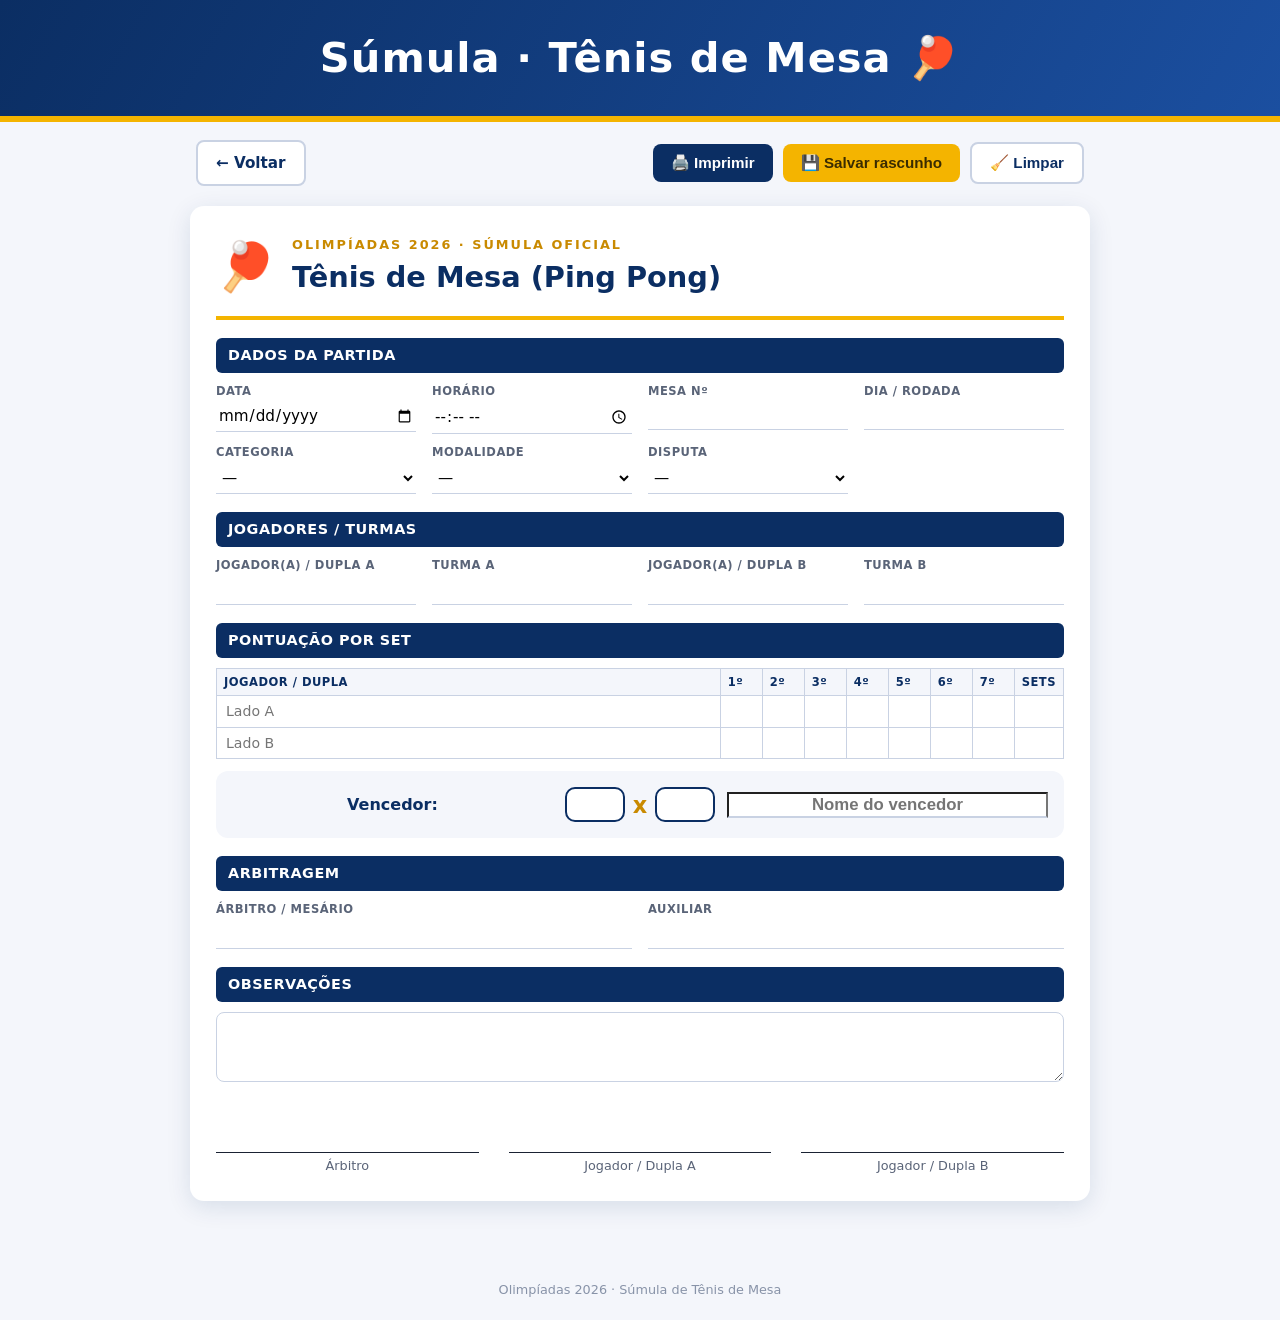
<file: sumulas/tenis-de-mesa.html>
<!DOCTYPE html>
<html lang="pt-BR">
<head>
  <meta charset="UTF-8" />
  <meta name="viewport" content="width=device-width, initial-scale=1.0" />
  <title>Súmula de Tênis de Mesa — Olimpíadas 2026</title>
  <link rel="stylesheet" href="../assets/css/style.css" />
</head>
<body data-sumula="tenis-de-mesa">
  <header class="topbar no-print"><h1>Súmula · Tênis de Mesa 🏓</h1></header>

  <div class="acoes no-print">
    <a class="btn btn-claro voltar" href="../index.html">← Voltar</a>
    <button class="btn btn-primario" onclick="imprimirSumula()">🖨️ Imprimir</button>
    <button class="btn btn-ouro" onclick="salvarRascunho()">💾 Salvar rascunho</button>
    <button class="btn btn-claro" onclick="limparSumula()">🧹 Limpar</button>
  </div>

  <main class="sumula">
    <div class="sumula-head">
      <div class="icone">🏓</div>
      <div><div class="evento">Olimpíadas 2026 · Súmula Oficial</div><h2>Tênis de Mesa (Ping Pong)</h2></div>
    </div>

    <div class="bloco">
      <div class="bloco-titulo">Dados da partida</div>
      <div class="campos">
        <div class="campo"><label>Data</label><input type="date" name="data" /></div>
        <div class="campo"><label>Horário</label><input type="time" name="hora" /></div>
        <div class="campo"><label>Mesa nº</label><input type="text" name="mesa" /></div>
        <div class="campo"><label>Dia / Rodada</label><input type="text" name="rodada" /></div>
        <div class="campo"><label>Categoria</label>
          <select name="categoria"><option value="">—</option><option>Masculino</option><option>Feminino</option><option>Misto</option></select>
        </div>
        <div class="campo"><label>Modalidade</label>
          <select name="modalidade"><option value="">—</option><option>Individual</option><option>Duplas</option></select>
        </div>
        <div class="campo"><label>Disputa</label>
          <select name="disputa"><option value="">—</option><option>Melhor de 3 sets</option><option>Melhor de 5 sets</option><option>Melhor de 7 sets</option></select>
        </div>
      </div>
    </div>

    <div class="bloco">
      <div class="bloco-titulo">Jogadores / Turmas</div>
      <div class="campos">
        <div class="campo"><label>Jogador(a) / Dupla A</label><input type="text" name="jogA" /></div>
        <div class="campo"><label>Turma A</label><input type="text" name="turmaA" /></div>
        <div class="campo"><label>Jogador(a) / Dupla B</label><input type="text" name="jogB" /></div>
        <div class="campo"><label>Turma B</label><input type="text" name="turmaB" /></div>
      </div>
    </div>

    <div class="bloco">
      <div class="bloco-titulo">Pontuação por set</div>
      <table class="tab">
        <thead>
          <tr><th>Jogador / Dupla</th><th class="num">1º</th><th class="num">2º</th><th class="num">3º</th><th class="num">4º</th><th class="num">5º</th><th class="num">6º</th><th class="num">7º</th><th class="num">Sets</th></tr>
        </thead>
        <tbody>
          <tr><td><input name="linhaA" placeholder="Lado A"></td><td class="num"><input></td><td class="num"><input></td><td class="num"><input></td><td class="num"><input></td><td class="num"><input></td><td class="num"><input></td><td class="num"><input></td><td class="num"><input></td></tr>
          <tr><td><input name="linhaB" placeholder="Lado B"></td><td class="num"><input></td><td class="num"><input></td><td class="num"><input></td><td class="num"><input></td><td class="num"><input></td><td class="num"><input></td><td class="num"><input></td><td class="num"><input></td></tr>
        </tbody>
      </table>
      <div class="placar" style="margin-top:12px;">
        <div class="time" style="font-weight:700;color:#0b2e63;">Vencedor:</div>
        <div><input class="gols" name="setsA" style="width:60px;font-size:1.6rem;" /><span class="x"> x </span><input class="gols" name="setsB" style="width:60px;font-size:1.6rem;" /></div>
        <div class="time"><input class="nome-time" name="vencedor" placeholder="Nome do vencedor" /></div>
      </div>
    </div>

    <div class="bloco">
      <div class="bloco-titulo">Arbitragem</div>
      <div class="campos">
        <div class="campo"><label>Árbitro / Mesário</label><input type="text" name="arb1" /></div>
        <div class="campo"><label>Auxiliar</label><input type="text" name="arb2" /></div>
      </div>
    </div>

    <div class="bloco">
      <div class="bloco-titulo">Observações</div>
      <textarea class="obs" name="obs"></textarea>
    </div>

    <div class="assinaturas">
      <div class="assinatura"><div class="linha">Árbitro</div></div>
      <div class="assinatura"><div class="linha">Jogador / Dupla A</div></div>
      <div class="assinatura"><div class="linha">Jogador / Dupla B</div></div>
    </div>
  </main>

  <footer class="rodape no-print">Olimpíadas 2026 · Súmula de Tênis de Mesa</footer>
  <script src="../assets/js/sumula.js"></script>
</body>
</html>
</file>
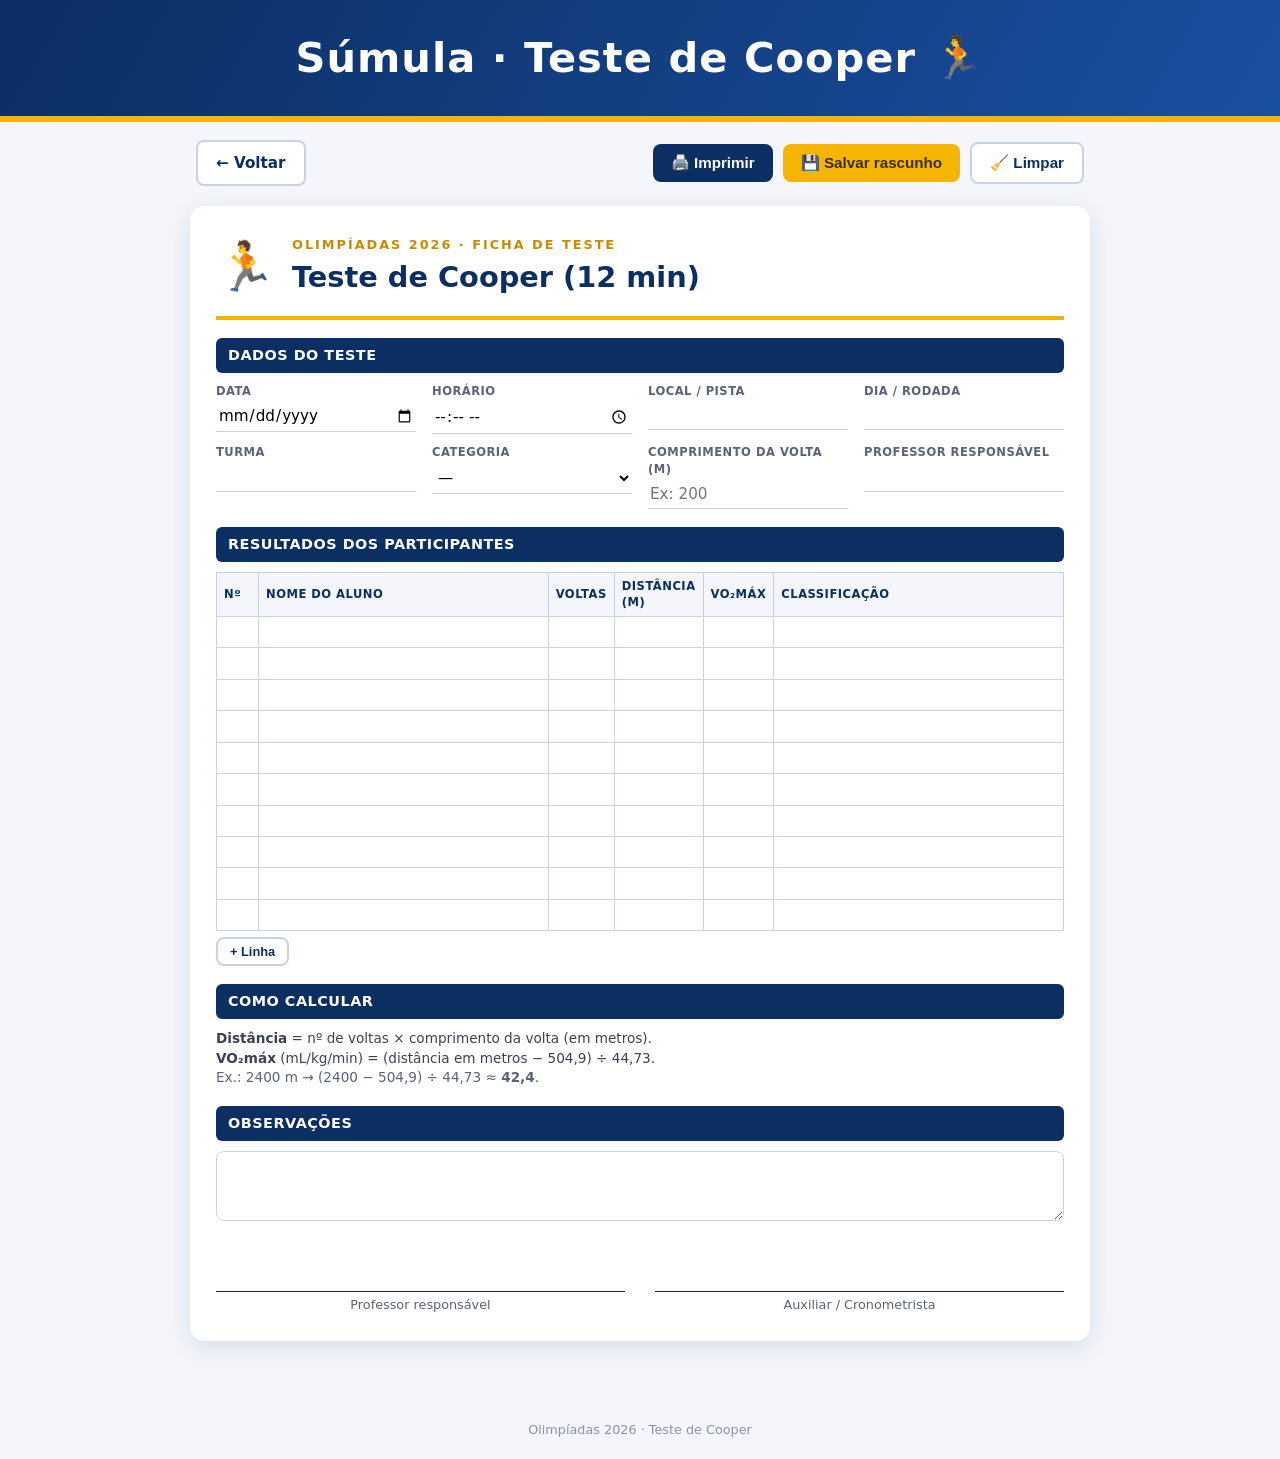
<file: sumulas/teste-cooper.html>
<!DOCTYPE html>
<html lang="pt-BR">
<head>
  <meta charset="UTF-8" />
  <meta name="viewport" content="width=device-width, initial-scale=1.0" />
  <title>Teste de Cooper — Olimpíadas 2026</title>
  <link rel="stylesheet" href="../assets/css/style.css" />
</head>
<body data-sumula="teste-cooper">
  <header class="topbar no-print"><h1>Súmula · Teste de Cooper 🏃</h1></header>

  <div class="acoes no-print">
    <a class="btn btn-claro voltar" href="../index.html">← Voltar</a>
    <button class="btn btn-primario" onclick="imprimirSumula()">🖨️ Imprimir</button>
    <button class="btn btn-ouro" onclick="salvarRascunho()">💾 Salvar rascunho</button>
    <button class="btn btn-claro" onclick="limparSumula()">🧹 Limpar</button>
  </div>

  <main class="sumula">
    <div class="sumula-head">
      <div class="icone">🏃</div>
      <div><div class="evento">Olimpíadas 2026 · Ficha de Teste</div><h2>Teste de Cooper (12 min)</h2></div>
    </div>

    <div class="bloco">
      <div class="bloco-titulo">Dados do teste</div>
      <div class="campos">
        <div class="campo"><label>Data</label><input type="date" name="data" /></div>
        <div class="campo"><label>Horário</label><input type="time" name="hora" /></div>
        <div class="campo"><label>Local / Pista</label><input type="text" name="local" /></div>
        <div class="campo"><label>Dia / Rodada</label><input type="text" name="rodada" /></div>
        <div class="campo"><label>Turma</label><input type="text" name="turma" /></div>
        <div class="campo"><label>Categoria</label>
          <select name="categoria"><option value="">—</option><option>Masculino</option><option>Feminino</option><option>Misto</option></select>
        </div>
        <div class="campo"><label>Comprimento da volta (m)</label><input type="text" name="volta" placeholder="Ex: 200" /></div>
        <div class="campo"><label>Professor responsável</label><input type="text" name="professor" /></div>
      </div>
    </div>

    <div class="bloco">
      <div class="bloco-titulo">Resultados dos participantes</div>
      <table class="tab" id="tab">
        <thead>
          <tr><th class="num">Nº</th><th>Nome do aluno</th><th class="num">Voltas</th><th class="num">Distância (m)</th><th class="num">VO₂máx</th><th>Classificação</th></tr>
        </thead>
        <tbody>
          <tr><td class="num"><input></td><td><input></td><td class="num"><input></td><td class="num"><input></td><td class="num"><input></td><td><input></td></tr>
          <tr><td class="num"><input></td><td><input></td><td class="num"><input></td><td class="num"><input></td><td class="num"><input></td><td><input></td></tr>
          <tr><td class="num"><input></td><td><input></td><td class="num"><input></td><td class="num"><input></td><td class="num"><input></td><td><input></td></tr>
          <tr><td class="num"><input></td><td><input></td><td class="num"><input></td><td class="num"><input></td><td class="num"><input></td><td><input></td></tr>
          <tr><td class="num"><input></td><td><input></td><td class="num"><input></td><td class="num"><input></td><td class="num"><input></td><td><input></td></tr>
          <tr><td class="num"><input></td><td><input></td><td class="num"><input></td><td class="num"><input></td><td class="num"><input></td><td><input></td></tr>
          <tr><td class="num"><input></td><td><input></td><td class="num"><input></td><td class="num"><input></td><td class="num"><input></td><td><input></td></tr>
          <tr><td class="num"><input></td><td><input></td><td class="num"><input></td><td class="num"><input></td><td class="num"><input></td><td><input></td></tr>
          <tr><td class="num"><input></td><td><input></td><td class="num"><input></td><td class="num"><input></td><td class="num"><input></td><td><input></td></tr>
          <tr><td class="num"><input></td><td><input></td><td class="num"><input></td><td class="num"><input></td><td class="num"><input></td><td><input></td></tr>
        </tbody>
      </table>
      <button class="btn btn-claro no-print" style="margin-top:6px;font-size:.8rem;padding:5px 12px;" onclick="adicionarLinha('tab')">+ Linha</button>
    </div>

    <div class="bloco">
      <div class="bloco-titulo">Como calcular</div>
      <p style="font-size:.85rem;color:#3a4256;margin:0;">
        <b>Distância</b> = nº de voltas × comprimento da volta (em metros).<br />
        <b>VO₂máx</b> (mL/kg/min) = (distância em metros − 504,9) ÷ 44,73.<br />
        <span style="color:#5a6478;">Ex.: 2400 m → (2400 − 504,9) ÷ 44,73 ≈ <b>42,4</b>.</span>
      </p>
    </div>

    <div class="bloco">
      <div class="bloco-titulo">Observações</div>
      <textarea class="obs" name="obs"></textarea>
    </div>

    <div class="assinaturas">
      <div class="assinatura"><div class="linha">Professor responsável</div></div>
      <div class="assinatura"><div class="linha">Auxiliar / Cronometrista</div></div>
    </div>
  </main>

  <footer class="rodape no-print">Olimpíadas 2026 · Teste de Cooper</footer>
  <script src="../assets/js/sumula.js"></script>
</body>
</html>
</file>
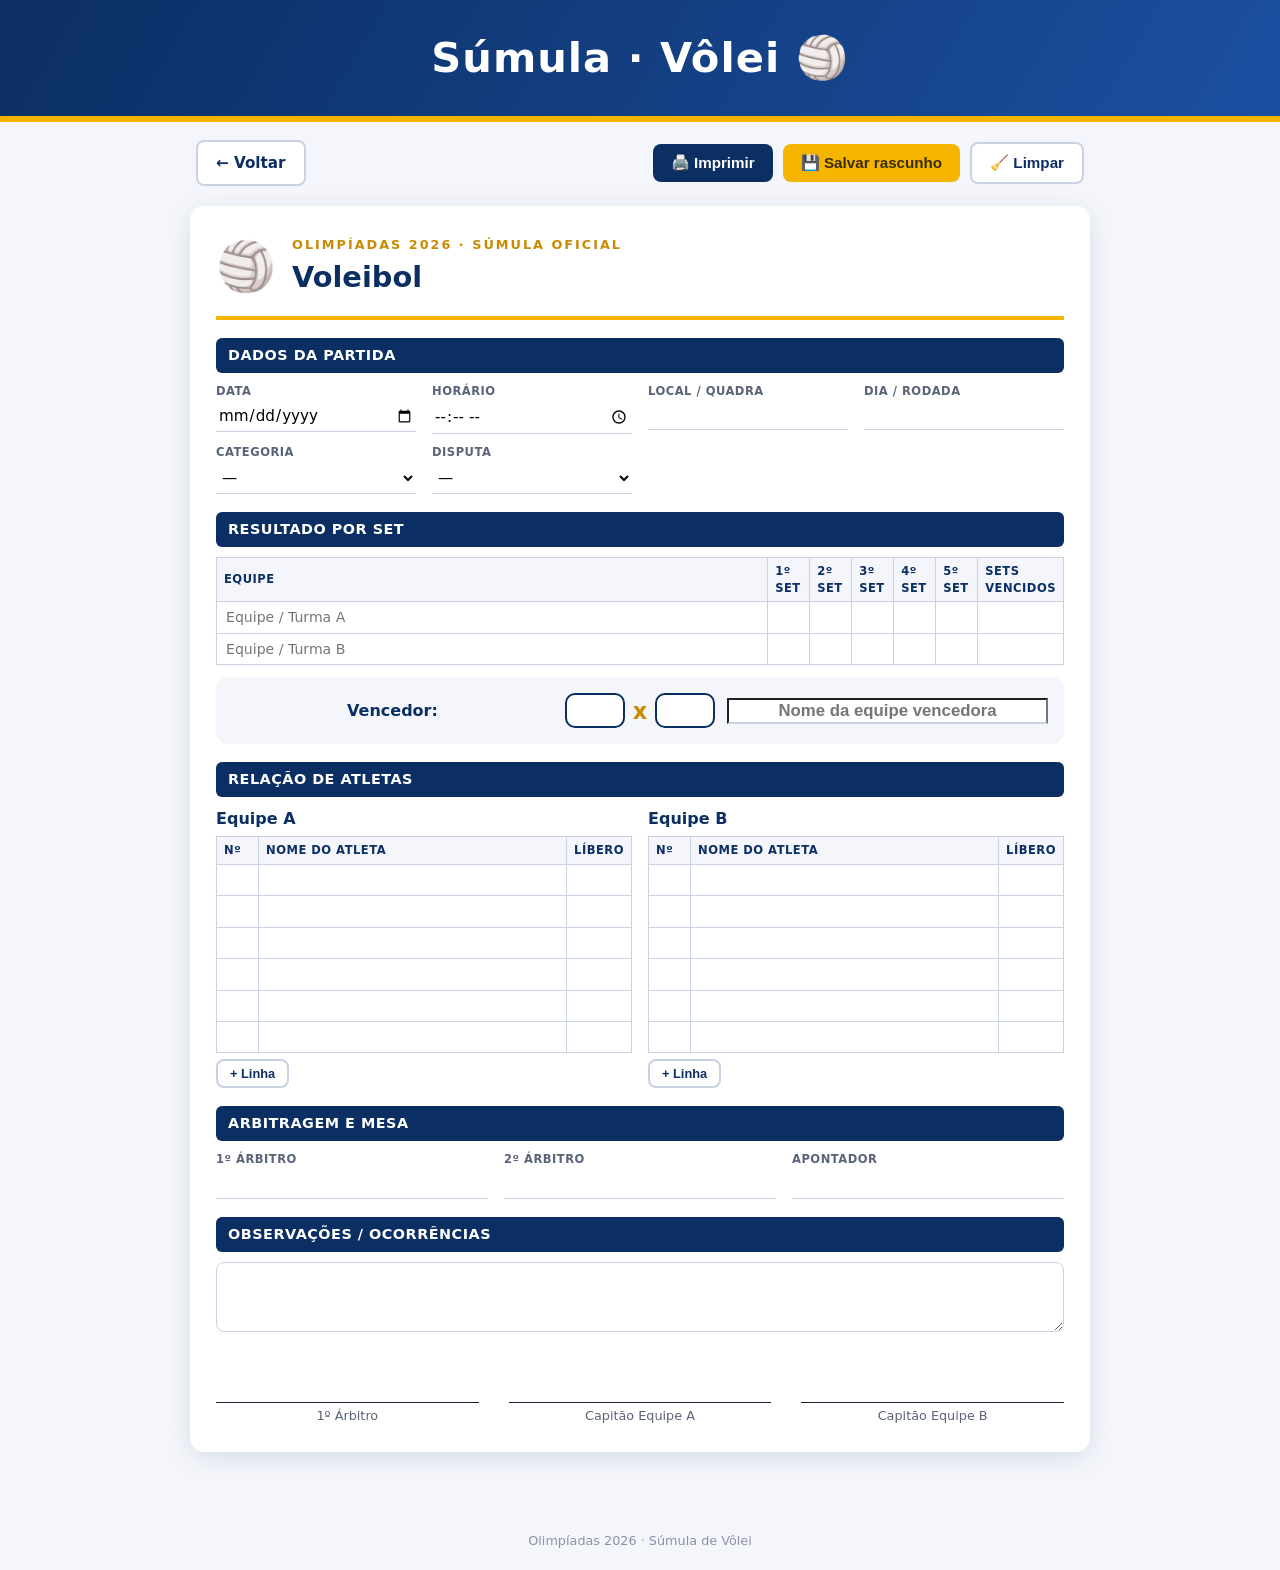
<file: sumulas/volei.html>
<!DOCTYPE html>
<html lang="pt-BR">
<head>
  <meta charset="UTF-8" />
  <meta name="viewport" content="width=device-width, initial-scale=1.0" />
  <title>Súmula de Vôlei — Olimpíadas 2026</title>
  <link rel="stylesheet" href="../assets/css/style.css" />
</head>
<body data-sumula="volei">
  <header class="topbar no-print"><h1>Súmula · Vôlei 🏐</h1></header>

  <div class="acoes no-print">
    <a class="btn btn-claro voltar" href="../index.html">← Voltar</a>
    <button class="btn btn-primario" onclick="imprimirSumula()">🖨️ Imprimir</button>
    <button class="btn btn-ouro" onclick="salvarRascunho()">💾 Salvar rascunho</button>
    <button class="btn btn-claro" onclick="limparSumula()">🧹 Limpar</button>
  </div>

  <main class="sumula">
    <div class="sumula-head">
      <div class="icone">🏐</div>
      <div><div class="evento">Olimpíadas 2026 · Súmula Oficial</div><h2>Voleibol</h2></div>
    </div>

    <div class="bloco">
      <div class="bloco-titulo">Dados da partida</div>
      <div class="campos">
        <div class="campo"><label>Data</label><input type="date" name="data" /></div>
        <div class="campo"><label>Horário</label><input type="time" name="hora" /></div>
        <div class="campo"><label>Local / Quadra</label><input type="text" name="local" /></div>
        <div class="campo"><label>Dia / Rodada</label><input type="text" name="rodada" /></div>
        <div class="campo"><label>Categoria</label>
          <select name="categoria"><option value="">—</option><option>Masculino</option><option>Feminino</option><option>Misto</option></select>
        </div>
        <div class="campo"><label>Disputa</label>
          <select name="disputa"><option value="">—</option><option>Melhor de 3 sets</option><option>Melhor de 5 sets</option></select>
        </div>
      </div>
    </div>

    <div class="bloco">
      <div class="bloco-titulo">Resultado por set</div>
      <table class="tab">
        <thead>
          <tr><th>Equipe</th><th class="num">1º set</th><th class="num">2º set</th><th class="num">3º set</th><th class="num">4º set</th><th class="num">5º set</th><th class="num">Sets vencidos</th></tr>
        </thead>
        <tbody>
          <tr><td><input name="timeA" placeholder="Equipe / Turma A"></td><td class="num"><input></td><td class="num"><input></td><td class="num"><input></td><td class="num"><input></td><td class="num"><input></td><td class="num"><input></td></tr>
          <tr><td><input name="timeB" placeholder="Equipe / Turma B"></td><td class="num"><input></td><td class="num"><input></td><td class="num"><input></td><td class="num"><input></td><td class="num"><input></td><td class="num"><input></td></tr>
        </tbody>
      </table>
      <div class="placar" style="margin-top:12px;">
        <div class="time" style="font-weight:700;color:#0b2e63;">Vencedor:</div>
        <div><input class="gols" name="setsA" style="width:60px;font-size:1.6rem;" /><span class="x"> x </span><input class="gols" name="setsB" style="width:60px;font-size:1.6rem;" /></div>
        <div class="time"><input class="nome-time" name="vencedor" placeholder="Nome da equipe vencedora" /></div>
      </div>
    </div>

    <div class="bloco">
      <div class="bloco-titulo">Relação de atletas</div>
      <div class="duas-tabelas">
        <div>
          <h4>Equipe A</h4>
          <table class="tab" id="tabA">
            <thead><tr><th class="num">Nº</th><th>Nome do atleta</th><th class="num">Líbero</th></tr></thead>
            <tbody>
              <tr><td class="num"><input></td><td><input></td><td class="num"><input></td></tr>
              <tr><td class="num"><input></td><td><input></td><td class="num"><input></td></tr>
              <tr><td class="num"><input></td><td><input></td><td class="num"><input></td></tr>
              <tr><td class="num"><input></td><td><input></td><td class="num"><input></td></tr>
              <tr><td class="num"><input></td><td><input></td><td class="num"><input></td></tr>
              <tr><td class="num"><input></td><td><input></td><td class="num"><input></td></tr>
            </tbody>
          </table>
          <button class="btn btn-claro no-print" style="margin-top:6px;font-size:.8rem;padding:5px 12px;" onclick="adicionarLinha('tabA')">+ Linha</button>
        </div>
        <div>
          <h4>Equipe B</h4>
          <table class="tab" id="tabB">
            <thead><tr><th class="num">Nº</th><th>Nome do atleta</th><th class="num">Líbero</th></tr></thead>
            <tbody>
              <tr><td class="num"><input></td><td><input></td><td class="num"><input></td></tr>
              <tr><td class="num"><input></td><td><input></td><td class="num"><input></td></tr>
              <tr><td class="num"><input></td><td><input></td><td class="num"><input></td></tr>
              <tr><td class="num"><input></td><td><input></td><td class="num"><input></td></tr>
              <tr><td class="num"><input></td><td><input></td><td class="num"><input></td></tr>
              <tr><td class="num"><input></td><td><input></td><td class="num"><input></td></tr>
            </tbody>
          </table>
          <button class="btn btn-claro no-print" style="margin-top:6px;font-size:.8rem;padding:5px 12px;" onclick="adicionarLinha('tabB')">+ Linha</button>
        </div>
      </div>
    </div>

    <div class="bloco">
      <div class="bloco-titulo">Arbitragem e mesa</div>
      <div class="campos">
        <div class="campo"><label>1º Árbitro</label><input type="text" name="arb1" /></div>
        <div class="campo"><label>2º Árbitro</label><input type="text" name="arb2" /></div>
        <div class="campo"><label>Apontador</label><input type="text" name="mesa" /></div>
      </div>
    </div>

    <div class="bloco">
      <div class="bloco-titulo">Observações / ocorrências</div>
      <textarea class="obs" name="obs"></textarea>
    </div>

    <div class="assinaturas">
      <div class="assinatura"><div class="linha">1º Árbitro</div></div>
      <div class="assinatura"><div class="linha">Capitão Equipe A</div></div>
      <div class="assinatura"><div class="linha">Capitão Equipe B</div></div>
    </div>
  </main>

  <footer class="rodape no-print">Olimpíadas 2026 · Súmula de Vôlei</footer>
  <script src="../assets/js/sumula.js"></script>
</body>
</html>
</file>
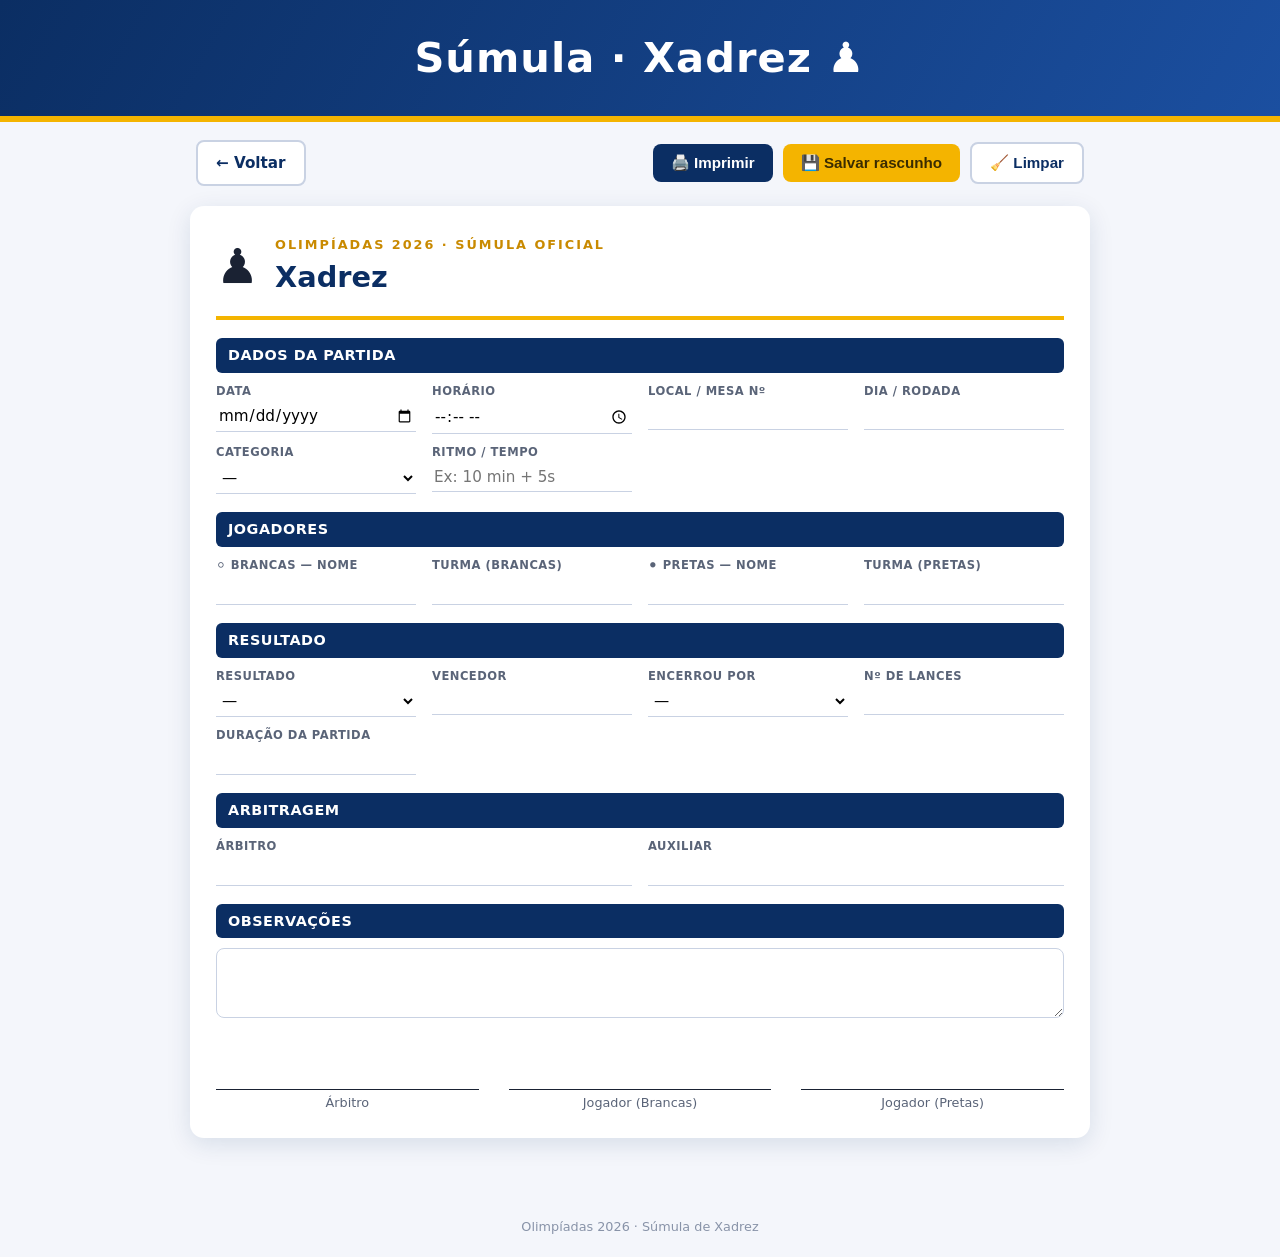
<file: sumulas/xadrez.html>
<!DOCTYPE html>
<html lang="pt-BR">
<head>
  <meta charset="UTF-8" />
  <meta name="viewport" content="width=device-width, initial-scale=1.0" />
  <title>Súmula de Xadrez — Olimpíadas 2026</title>
  <link rel="stylesheet" href="../assets/css/style.css" />
</head>
<body data-sumula="xadrez">
  <header class="topbar no-print"><h1>Súmula · Xadrez ♟️</h1></header>

  <div class="acoes no-print">
    <a class="btn btn-claro voltar" href="../index.html">← Voltar</a>
    <button class="btn btn-primario" onclick="imprimirSumula()">🖨️ Imprimir</button>
    <button class="btn btn-ouro" onclick="salvarRascunho()">💾 Salvar rascunho</button>
    <button class="btn btn-claro" onclick="limparSumula()">🧹 Limpar</button>
  </div>

  <main class="sumula">
    <div class="sumula-head">
      <div class="icone">♟️</div>
      <div><div class="evento">Olimpíadas 2026 · Súmula Oficial</div><h2>Xadrez</h2></div>
    </div>

    <div class="bloco">
      <div class="bloco-titulo">Dados da partida</div>
      <div class="campos">
        <div class="campo"><label>Data</label><input type="date" name="data" /></div>
        <div class="campo"><label>Horário</label><input type="time" name="hora" /></div>
        <div class="campo"><label>Local / Mesa nº</label><input type="text" name="local" /></div>
        <div class="campo"><label>Dia / Rodada</label><input type="text" name="rodada" /></div>
        <div class="campo"><label>Categoria</label>
          <select name="categoria"><option value="">—</option><option>Masculino</option><option>Feminino</option><option>Misto</option></select>
        </div>
        <div class="campo"><label>Ritmo / Tempo</label><input type="text" name="ritmo" placeholder="Ex: 10 min + 5s" /></div>
      </div>
    </div>

    <div class="bloco">
      <div class="bloco-titulo">Jogadores</div>
      <div class="campos">
        <div class="campo"><label>⚪ Brancas — Nome</label><input type="text" name="brancas" /></div>
        <div class="campo"><label>Turma (Brancas)</label><input type="text" name="turmaBrancas" /></div>
        <div class="campo"><label>⚫ Pretas — Nome</label><input type="text" name="pretas" /></div>
        <div class="campo"><label>Turma (Pretas)</label><input type="text" name="turmaPretas" /></div>
      </div>
    </div>

    <div class="bloco">
      <div class="bloco-titulo">Resultado</div>
      <div class="campos">
        <div class="campo"><label>Resultado</label>
          <select name="resultado">
            <option value="">—</option>
            <option>1 - 0 (vitória das Brancas)</option>
            <option>0 - 1 (vitória das Pretas)</option>
            <option>½ - ½ (empate)</option>
            <option>W.O. (não comparecimento)</option>
          </select>
        </div>
        <div class="campo"><label>Vencedor</label><input type="text" name="vencedor" /></div>
        <div class="campo"><label>Encerrou por</label>
          <select name="motivo">
            <option value="">—</option>
            <option>Xeque-mate</option>
            <option>Abandono / Desistência</option>
            <option>Tempo esgotado</option>
            <option>Empate (afogamento)</option>
            <option>Empate (acordo)</option>
            <option>Empate (repetição)</option>
          </select>
        </div>
        <div class="campo"><label>Nº de lances</label><input type="text" name="lances" /></div>
        <div class="campo"><label>Duração da partida</label><input type="text" name="duracao" /></div>
      </div>
    </div>

    <div class="bloco">
      <div class="bloco-titulo">Arbitragem</div>
      <div class="campos">
        <div class="campo"><label>Árbitro</label><input type="text" name="arb1" /></div>
        <div class="campo"><label>Auxiliar</label><input type="text" name="arb2" /></div>
      </div>
    </div>

    <div class="bloco">
      <div class="bloco-titulo">Observações</div>
      <textarea class="obs" name="obs"></textarea>
    </div>

    <div class="assinaturas">
      <div class="assinatura"><div class="linha">Árbitro</div></div>
      <div class="assinatura"><div class="linha">Jogador (Brancas)</div></div>
      <div class="assinatura"><div class="linha">Jogador (Pretas)</div></div>
    </div>
  </main>

  <footer class="rodape no-print">Olimpíadas 2026 · Súmula de Xadrez</footer>
  <script src="../assets/js/sumula.js"></script>
</body>
</html>
</file>
<file: assets/css/style.css>
/* ===========================================================
   Olimpíadas 2026 — estilo compartilhado
   Tema esportivo (azul + dourado) e modo de impressão A4
   =========================================================== */

:root {
  --azul: #0b2e63;
  --azul-claro: #1b4fa0;
  --ouro: #f4b400;
  --ouro-escuro: #c98a00;
  --cinza: #f4f6fb;
  --cinza-borda: #c9d2e3;
  --texto: #1a2233;
  --branco: #ffffff;
  --verde: #1b9e57;
  --vermelho: #d23b3b;
  --amarelo: #f2c40d;
  --sombra: 0 6px 24px rgba(11, 46, 99, 0.12);
}

* { box-sizing: border-box; }

body {
  margin: 0;
  font-family: "Segoe UI", system-ui, -apple-system, Arial, sans-serif;
  color: var(--texto);
  background: var(--cinza);
  line-height: 1.45;
}

a { color: var(--azul-claro); }

/* ---------- Cabeçalho do site ---------- */
.topbar {
  background: linear-gradient(120deg, var(--azul), var(--azul-claro));
  color: var(--branco);
  padding: 28px 20px;
  text-align: center;
  border-bottom: 6px solid var(--ouro);
}
.topbar h1 {
  margin: 0;
  font-size: clamp(1.6rem, 4vw, 2.6rem);
  letter-spacing: 1px;
}
.topbar p { margin: 6px 0 0; opacity: 0.9; }
.aneis { font-size: 1.6rem; letter-spacing: 4px; margin-bottom: 6px; }

/* ---------- Container ---------- */
.container { max-width: 1100px; margin: 0 auto; padding: 28px 18px 60px; }

/* ---------- Dias / agenda ---------- */
.dias { display: flex; flex-wrap: wrap; gap: 10px; justify-content: center; margin: 0 0 30px; }
.dia-chip {
  background: var(--branco);
  border: 2px solid var(--cinza-borda);
  border-radius: 999px;
  padding: 8px 18px;
  font-weight: 600;
  box-shadow: var(--sombra);
}
.dia-chip b { color: var(--azul); }

/* ---------- Cartões de esportes ---------- */
.grid {
  display: grid;
  grid-template-columns: repeat(auto-fill, minmax(220px, 1fr));
  gap: 18px;
}
.card {
  display: block;
  background: var(--branco);
  border-radius: 16px;
  padding: 22px;
  text-decoration: none;
  color: var(--texto);
  box-shadow: var(--sombra);
  border: 1px solid var(--cinza-borda);
  transition: transform .15s ease, box-shadow .15s ease;
}
.card:hover { transform: translateY(-4px); box-shadow: 0 12px 30px rgba(11,46,99,.2); }
.card .icone { font-size: 2.6rem; }
.card h3 { margin: 10px 0 4px; color: var(--azul); }
.card p { margin: 0; font-size: .9rem; color: #5a6478; }

/* ===========================================================
   PÁGINA DE SÚMULA
   =========================================================== */
.sumula {
  max-width: 900px;
  margin: 20px auto 60px;
  background: var(--branco);
  padding: 26px;
  border-radius: 14px;
  box-shadow: var(--sombra);
}

.acoes {
  max-width: 900px;
  margin: 18px auto 0;
  display: flex;
  gap: 10px;
  flex-wrap: wrap;
  align-items: center;
  padding: 0 6px;
}
.btn {
  border: none;
  border-radius: 8px;
  padding: 10px 18px;
  font-weight: 600;
  font-size: .95rem;
  cursor: pointer;
  text-decoration: none;
  display: inline-flex;
  align-items: center;
  gap: 6px;
}
.btn-primario { background: var(--azul); color: #fff; }
.btn-primario:hover { background: var(--azul-claro); }
.btn-ouro { background: var(--ouro); color: #3a2c00; }
.btn-ouro:hover { background: var(--ouro-escuro); color:#fff; }
.btn-claro { background: #fff; color: var(--azul); border: 2px solid var(--cinza-borda); }
.btn-claro:hover { border-color: var(--azul-claro); }
.voltar { margin-right: auto; }

/* Cabeçalho da súmula */
.sumula-head {
  display: flex;
  align-items: center;
  gap: 16px;
  border-bottom: 4px solid var(--ouro);
  padding-bottom: 14px;
  margin-bottom: 18px;
}
.sumula-head .icone { font-size: 3rem; }
.sumula-head .evento { font-size: .8rem; letter-spacing: 2px; color: var(--ouro-escuro); font-weight: 700; text-transform: uppercase; }
.sumula-head h2 { margin: 2px 0 0; color: var(--azul); font-size: 1.8rem; }

/* Blocos / seções */
.bloco { margin: 18px 0; }
.bloco-titulo {
  background: var(--azul);
  color: #fff;
  padding: 7px 12px;
  border-radius: 6px;
  font-weight: 700;
  font-size: .9rem;
  letter-spacing: .5px;
  text-transform: uppercase;
  margin-bottom: 10px;
}

/* Linhas de campos */
.campos { display: grid; grid-template-columns: repeat(auto-fit, minmax(180px, 1fr)); gap: 10px 16px; }
.campo { display: flex; flex-direction: column; }
.campo label { font-size: .72rem; text-transform: uppercase; letter-spacing: .5px; color: #5a6478; font-weight: 700; margin-bottom: 2px; }
.campo input, .campo select {
  border: none;
  border-bottom: 1.5px solid var(--cinza-borda);
  padding: 5px 2px;
  font-size: .95rem;
  background: transparent;
  font-family: inherit;
}
.campo input:focus, .campo select:focus { outline: none; border-color: var(--azul-claro); }

/* Placar central */
.placar {
  display: grid;
  grid-template-columns: 1fr auto 1fr;
  align-items: center;
  gap: 12px;
  background: var(--cinza);
  border-radius: 12px;
  padding: 16px;
  margin: 4px 0;
}
.placar .time { text-align: center; }
.placar .time input.nome-time { font-size: 1.05rem; font-weight: 700; text-align: center; width: 100%; border-bottom: 2px solid var(--cinza-borda); }
.placar .gols { font-size: 2.4rem; font-weight: 800; text-align: center; width: 90px; border: 2px solid var(--azul); border-radius: 10px; color: var(--azul); }
.placar .x { font-weight: 800; color: var(--ouro-escuro); font-size: 1.4rem; }

/* Tabelas */
table.tab { width: 100%; border-collapse: collapse; font-size: .88rem; }
table.tab th, table.tab td { border: 1px solid var(--cinza-borda); padding: 5px 7px; text-align: left; }
table.tab th { background: var(--cinza); color: var(--azul); text-transform: uppercase; font-size: .72rem; letter-spacing: .5px; }
table.tab input { width: 100%; border: none; background: transparent; font-family: inherit; font-size: .88rem; padding: 2px; }
table.tab input:focus { outline: none; background: #fffce8; }
table.tab td.num { width: 42px; text-align: center; }
table.tab td.center { text-align: center; }
.duas-tabelas { display: grid; grid-template-columns: 1fr 1fr; gap: 16px; }
.duas-tabelas h4 { margin: 0 0 6px; color: var(--azul); }

/* Cabeçalhos das bandeiras de cartões */
table.tab th.f-amarela { background: #fff3c4; color: #8a6d00; }
table.tab th.f-vermelha { background: #ffd9d9; color: #a31111; }
table.tab th.f-azul { background: #d8e6ff; color: #16407e; }
table.tab th.f-verde { background: #d6f4e2; color: #14693f; }
table.tab td.f-total { background: #f0f3fa; font-weight: 700; }

/* Legenda das bandeiras */
.legenda { display: flex; flex-wrap: wrap; gap: 14px; margin: 4px 0 0; font-size: .82rem; }
.legenda span { display: inline-flex; align-items: center; gap: 6px; }
.bandeira { width: 14px; height: 14px; border-radius: 3px; border: 1px solid rgba(0,0,0,.25); display: inline-block; }
.b-amarela { background: #f2c40d; }
.b-vermelha { background: #d23b3b; }
.b-azul { background: #1b4fa0; }
.b-verde { background: #1b9e57; }
.genero-titulo { color: var(--azul); margin: 6px 0 8px; font-size: 1.05rem; }

/* Assinaturas */
.assinaturas { display: grid; grid-template-columns: repeat(auto-fit, minmax(200px, 1fr)); gap: 30px; margin-top: 28px; }
.assinatura { text-align: center; }
.assinatura .linha { border-top: 1.5px solid var(--texto); margin-top: 36px; padding-top: 4px; font-size: .8rem; color: #5a6478; }

/* Observações */
textarea.obs {
  width: 100%; min-height: 70px; border: 1.5px solid var(--cinza-borda);
  border-radius: 8px; padding: 8px; font-family: inherit; font-size: .9rem; resize: vertical;
}
textarea.obs:focus { outline: none; border-color: var(--azul-claro); }

.rodape { text-align: center; color: #8893a8; font-size: .8rem; padding: 20px; }

/* Responsivo */
@media (max-width: 640px) {
  .duas-tabelas { grid-template-columns: 1fr; }
}

/* ===========================================================
   IMPRESSÃO — A4
   =========================================================== */
@media print {
  @page { size: A4 portrait; margin: 12mm; }
  body { background: #fff; }
  .topbar, .acoes, .rodape, .no-print { display: none !important; }
  .sumula { box-shadow: none; margin: 0; padding: 0; max-width: 100%; border-radius: 0; }
  .bloco-titulo { -webkit-print-color-adjust: exact; print-color-adjust: exact; }
  .placar, table.tab th, .bandeira, table.tab td.f-total { -webkit-print-color-adjust: exact; print-color-adjust: exact; }
  .campo input, table.tab input, textarea.obs { background: transparent; }
  .bloco { page-break-inside: avoid; }
  a[href]:after { content: ""; }
}
</file>
